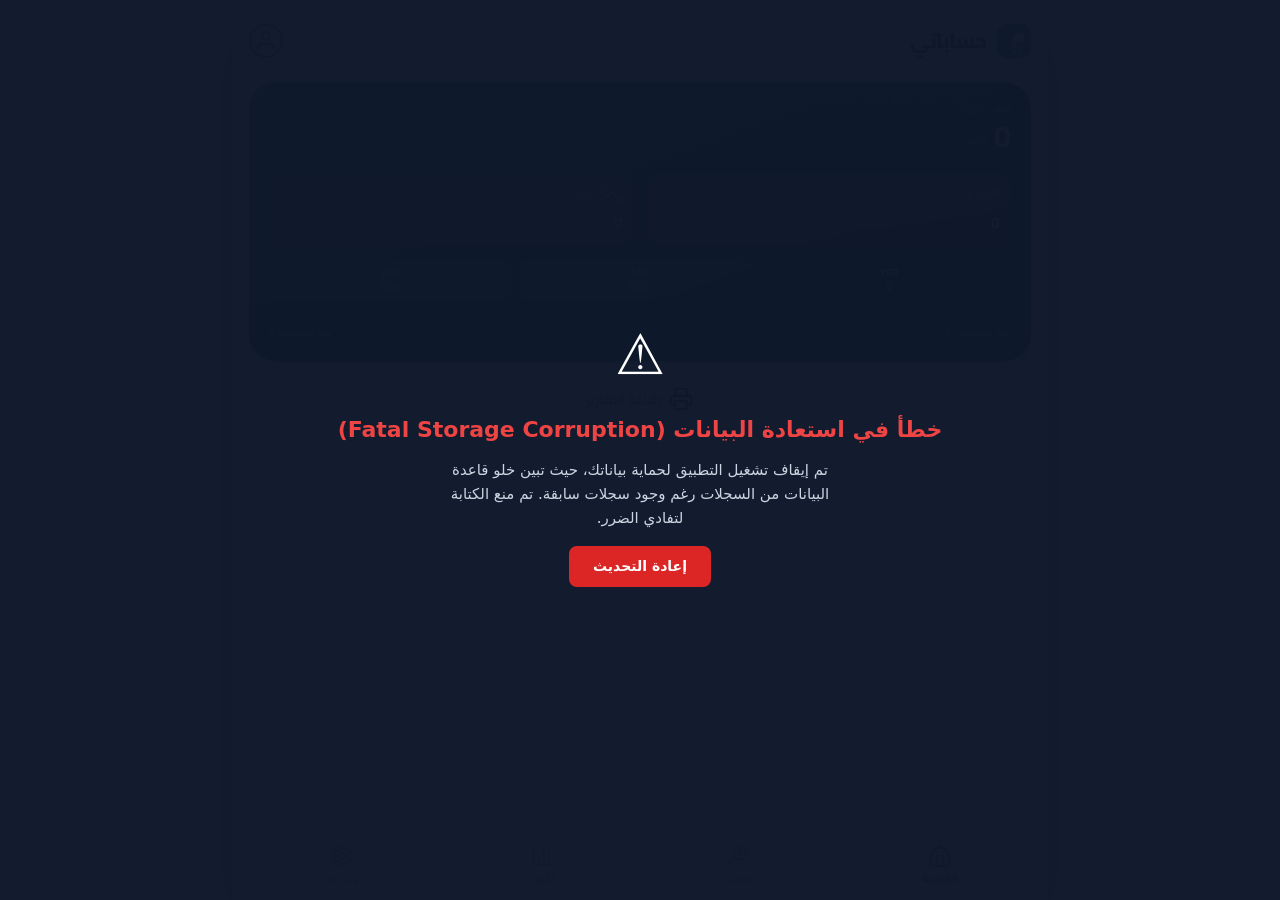
<file: assets/index.html>
<html lang="ar" dir="rtl" style="font-size: 15px;">

<head>
    <script>if (!window.tailwind) window.tailwind = { config: { theme: { extend: {} } }, plugin: () => { } };</script>
    <script>
        const applyTheme = () => {
            const isSystemDark = window.matchMedia('(prefers-color-scheme: dark)').matches;
            if (isSystemDark) {
                document.documentElement.classList.add('dark');
                document.body.classList.add('dark');
            } else {
                document.documentElement.classList.remove('dark');
                document.body.classList.remove('dark');
            }
        };
        applyTheme();
        window.matchMedia('(prefers-color-scheme: dark)').addEventListener('change', applyTheme);

        (function () {

        })();
    </script>
    <meta name="robots" content="noindex">
    <meta charset="UTF-8">
    <meta name="viewport"
          content="width=device-width, initial-scale=1.0, maximum-scale=1.0, user-scalable=no, viewport-fit=cover">
    <title>حساباتي - إدارة الديون والمبيعات</title>
    <style id="pdf-progress-style">
        .pdf-loading-overlay {
            position: fixed;
            inset: 0;
            z-index: 115;
            background-color: rgba(0, 0, 0, 0.4);
            backdrop-filter: blur(4px);
            display: flex;
            align-items: center;
            justify-content: center;
            padding: 16px;
            direction: rtl;
        }

        .pdf-loading-modal {
            background-color: #ffffff;
            color: #1f2937;
            width: 100%;
            padding: 24px;
            border-radius: 24px;
            box-shadow: 0 20px 25px -5px rgba(0, 0, 0, 0.1), 0 10px 10px -5px rgba(0, 0, 0, 0.04);
            display: flex;
            gap: 16px;
            align-items: center;
            border: 1px solid #f3f4f6;
            transition: all 0.3s ease;
        }

        .dark .pdf-loading-modal {
            background-color: #1f2937;
            color: #e5e7eb;
            border-color: #374151;
            box-shadow: 0 20px 25px -5px rgba(0, 0, 0, 0.5);
        }

        .pdf-loading-spinner {
            width: 36px;
            height: 36px;
            border-radius: 50%;
            border: 4px solid #d1fae5;
            border-top-color: #10B981;
            animation: loader-spin 0.9s linear infinite;
            flex-shrink: 0;
        }

        .dark .pdf-loading-spinner {
            border-color: rgba(16, 185, 129, 0.15);
            border-top-color: #10B981;
        }

        .pdf-loading-text {
            font-size: 15px;
            font-weight: bold;
            white-space: nowrap;
            overflow: hidden;
            text-overflow: ellipsis;
        }
    </style>
    <script src="js/lib_1.js"></script>
    <script src="js/lib_2.js"></script>
    <script src="js/lib_3.js"></script>
    <script src="js/lib_4.js"></script>
    <script src="js/lib_5.js"></script>
    <script src="js/lib_6.js"></script>
    <script src="js/lib_7.js"></script>
    <script src="js/lib_8.js"></script>
    <script src="js/lib_9.js"></script>
    <script src="js/storage-engine.js"></script>
    <link rel="stylesheet" href="css/style.css">
</head>

<body class="bg-gray-100 dark:bg-gray-900 text-gray-900 dark:text-gray-100 transition-colors duration-200">

<div id="consentBanner" style="
    display:none;
    background:#FEF3C7;
    color:#92400E;
    padding:12px;
    text-align:center;
    font-size:14px;
    border-bottom:2px solid #F59E0B;
">
    ⚠️ يعمل التطبيق حاليًا بوضع محدود.
    لتفعيل أسعار الذهب والعملات وجميع الميزات، يرجى الموافقة على سياسة الخصوصية.
    <br><br>
    <button onclick="requestConsent()" style="
        background:#10B981;
        color:white;
        border:none;
        padding:8px 16px;
        border-radius:6px;
        font-weight:bold;
        cursor:pointer;
    ">
        الموافقة الآن
    </button>
</div>
<style id="app-loader-theme">
    /* 1. الوضع الافتراضي (الفتح) */
    :root {
        --loader-bg: #f3f4f6;
        --loader-card-bg: #ffffff;
        --loader-border: #e5e7eb;
        --loader-skeleton: #cbd5e1;
        --loader-hero-bg: #059669;
        --loader-hero-sub: rgba(0, 0, 0, 0.12);
        --loader-dashed-bg: rgba(255, 255, 255, 0.8);
        --loader-active: #10b981;
    }

    /* 2. الوضع الداكن (ينشط تلقائياً فور إضافة كلاس dark لـ html) */
    .dark {
        --loader-bg: #0f172a;
        --loader-card-bg: #1e293b;
        --loader-border: #334155;
        --loader-skeleton: #475569;
        --loader-hero-bg: #059669;
        --loader-hero-sub: rgba(0, 0, 0, 0.2);
        --loader-dashed-bg: rgba(30, 41, 59, 0.5);
        --loader-active: #34d399;
    }

    /* 3. حركة الوميض (Pulse Animation) */
    @keyframes skeleton-pulse {

        0%,
        100% {
            opacity: 1;
        }

        50% {
            opacity: 0.4;
        }
    }

    .skeleton-pulse {
        animation: skeleton-pulse 1.6s cubic-bezier(0.4, 0, 0.6, 1) infinite;
    }
</style>

<div id="app-loader" dir="rtl" style="
    width: 100%;
    max-width: 60rem;
    margin-left: auto;
    margin-right: auto;
    height: 100vh;
    height: 100dvh;
    background-color: var(--loader-bg);
    padding-left: 1rem;
    padding-right: 1rem;
    padding-bottom: 1rem;
    padding-top: 1rem;
    display: flex;
    flex-direction: column;
    justify-content: space-between;
    box-sizing: border-box;
    font-family: system-ui, -apple-system, sans-serif;
">
    <!-- الحاوية العلوية المجمعة -->
    <div style="display: flex; flex-direction: column; gap: 14px; width: 100%;">

        <!-- 1. الهيدر (يمين: الشعار والاسم | يسار: البروفايل) -->
        <div style="display: flex; align-items: center; justify-content: space-between; padding-top: 4px;">
            <div style="display: flex; align-items: center; gap: 10px;">
                <div
                        style="width: 40px; height: 40px; border-radius: 14px; background-color: #10b981; display: flex; align-items: center; justify-content: center;">
                    <div style="width: 20px; height: 20px; border-radius: 6px; background-color: rgba(255,255,255,0.4);"
                         class="skeleton-pulse"></div>
                </div>
                <div style="width: 100px; height: 20px; background-color: var(--loader-border); border-radius: 6px;"
                     class="skeleton-pulse"></div>
            </div>
            <div style="width: 40px; height: 40px; border-radius: 50%; border: 2px solid rgba(16,185,129,0.5); background-color: var(--loader-card-bg);"
                 class="skeleton-pulse"></div>
        </div>

        <!-- 2. بطاقة صافي الثروة الرئيسية -->
        <div style="
            width: 100%;
            background-color: var(--loader-hero-bg);
            border-radius: 28px;
            padding: 20px;
            display: flex;
            flex-direction: column;
            gap: 16px;
            box-shadow: 0 10px 15px -3px rgba(0,0,0,0.3);
            box-sizing: border-box;
        ">
            <!-- صافي الثروة -->
            <div style="display: flex; flex-direction: column; align-items: flex-start; gap: 6px;">
                <div style="width: 80px; height: 12px; background-color: rgba(255,255,255,0.4); border-radius: 4px;"
                     class="skeleton-pulse"></div>
                <div style="width: 70px; height: 28px; background-color: rgba(255,255,255,0.85); border-radius: 8px;"
                     class="skeleton-pulse"></div>
            </div>

            <!-- كروت لك / عليك -->
            <div style="display: grid; grid-template-columns: 1fr 1fr; gap: 12px;">
                <div
                        style="background-color: var(--loader-hero-sub); border-radius: 16px; padding: 12px; display: flex; flex-direction: column; align-items: flex-start; gap: 8px;">
                    <div style="width: 48px; height: 12px; background-color: rgba(255,255,255,0.4); border-radius: 4px;"
                         class="skeleton-pulse"></div>
                    <div style="width: 32px; height: 22px; background-color: rgba(255,255,255,0.8); border-radius: 6px;"
                         class="skeleton-pulse"></div>
                </div>
                <div
                        style="background-color: var(--loader-hero-sub); border-radius: 16px; padding: 12px; display: flex; flex-direction: column; align-items: flex-start; gap: 8px;">
                    <div style="width: 48px; height: 12px; background-color: rgba(255,255,255,0.4); border-radius: 4px;"
                         class="skeleton-pulse"></div>
                    <div style="width: 32px; height: 22px; background-color: rgba(255,255,255,0.8); border-radius: 6px;"
                         class="skeleton-pulse"></div>
                </div>
            </div>

            <!-- الجزء السفلي للبطاقة -->
            <div
                    style="display: flex; justify-content: space-between; align-items: center; border-top: 1px solid rgba(255,255,255,0.2); padding-top: 12px;">
                <div style="width: 90px; height: 12px; background-color: rgba(255,255,255,0.4); border-radius: 4px;"
                     class="skeleton-pulse"></div>
                <div style="width: 90px; height: 12px; background-color: rgba(255,255,255,0.4); border-radius: 4px;"
                     class="skeleton-pulse"></div>
            </div>
        </div>

        <!-- 3. كروت العملات الثلاث (YER, SAR, USD) -->
        <div style="display: grid; grid-template-columns: 1fr 1fr 1fr; gap: 12px;">
            <div
                    style="background-color: var(--loader-card-bg); border-radius: 16px; padding: 14px; border: 1px solid var(--loader-border); display: flex; flex-direction: column; align-items: center; gap: 8px;">
                <div style="width: 36px; height: 12px; background-color: var(--loader-skeleton); border-radius: 4px;"
                     class="skeleton-pulse"></div>
                <div style="width: 44px; height: 20px; background-color: rgba(16,185,129,0.3); border-radius: 6px;"
                     class="skeleton-pulse"></div>
            </div>
            <div
                    style="background-color: var(--loader-card-bg); border-radius: 16px; padding: 14px; border: 1px solid var(--loader-border); display: flex; flex-direction: column; align-items: center; gap: 8px;">
                <div style="width: 36px; height: 12px; background-color: var(--loader-skeleton); border-radius: 4px;"
                     class="skeleton-pulse"></div>
                <div style="width: 44px; height: 20px; background-color: rgba(16,185,129,0.3); border-radius: 6px;"
                     class="skeleton-pulse"></div>
            </div>
            <div
                    style="background-color: var(--loader-card-bg); border-radius: 16px; padding: 14px; border: 1px solid var(--loader-border); display: flex; flex-direction: column; align-items: center; gap: 8px;">
                <div style="width: 36px; height: 12px; background-color: var(--loader-skeleton); border-radius: 4px;"
                     class="skeleton-pulse"></div>
                <div style="width: 44px; height: 20px; background-color: rgba(16,185,129,0.3); border-radius: 6px;"
                     class="skeleton-pulse"></div>
            </div>
        </div>

        <!-- 4. زر طباعة التقارير -->
        <div style="
            width: 100%;
            height: 54px;
            border-radius: 16px;
            border: 2px dashed var(--loader-border);
            background-color: var(--loader-dashed-bg);
            display: flex;
            align-items: center;
            justify-content: center;
            gap: 12px;
            box-sizing: border-box;
        ">
            <div style="width: 24px; height: 24px; border-radius: 6px; background-color: var(--loader-skeleton);"
                 class="skeleton-pulse"></div>
            <div style="width: 110px; height: 14px; background-color: var(--loader-skeleton); border-radius: 4px;"
                 class="skeleton-pulse"></div>
        </div>

    </div>

    <!-- 5. شريط التنقل السفلي -->
    <div style="
        width: 100%;
        height: 64px;
        background-color: var(--loader-card-bg);
        border-radius: 18px;
        border: 1px solid var(--loader-border);
        display: grid;
        grid-template-columns: repeat(4, 1fr);
        align-items: center;
        margin-top: auto;
        box-sizing: border-box;
    ">
        <div style="display: flex; flex-direction: column; align-items: center; justify-content: center; gap: 6px;">
            <div style="width: 22px; height: 22px; border-radius: 6px; background-color: var(--loader-active);"
                 class="skeleton-pulse"></div>
            <div style="width: 36px; height: 6px; border-radius: 3px; background-color: var(--loader-active);"
                 class="skeleton-pulse"></div>
        </div>
        <div style="display: flex; flex-direction: column; align-items: center; justify-content: center; gap: 6px;">
            <div style="width: 22px; height: 22px; border-radius: 6px; background-color: var(--loader-skeleton);"
                 class="skeleton-pulse"></div>
            <div style="width: 28px; height: 6px; border-radius: 3px; background-color: var(--loader-skeleton);"
                 class="skeleton-pulse"></div>
        </div>
        <div style="display: flex; flex-direction: column; align-items: center; justify-content: center; gap: 6px;">
            <div style="width: 22px; height: 22px; border-radius: 6px; background-color: var(--loader-skeleton);"
                 class="skeleton-pulse"></div>
            <div style="width: 28px; height: 6px; border-radius: 3px; background-color: var(--loader-skeleton);"
                 class="skeleton-pulse"></div>
        </div>
        <div style="display: flex; flex-direction: column; align-items: center; justify-content: center; gap: 6px;">
            <div style="width: 22px; height: 22px; border-radius: 6px; background-color: var(--loader-skeleton);"
                 class="skeleton-pulse"></div>
            <div style="width: 32px; height: 6px; border-radius: 3px; background-color: var(--loader-skeleton);"
                 class="skeleton-pulse"></div>
        </div>
    </div>
</div>

</div>

<div id="root"></div>
<script>
    function canUseNetwork() {
        try {
            return typeof Android !== 'undefined'
                && Android.isPrivacyAccepted
                && Android.isPrivacyAccepted();
        } catch (e) {
            return false;
        }
    }
    console.log("Android exists:", typeof Android !== 'undefined');
    console.log("isPrivacyAccepted():", canUseNetwork());
</script>
<script src="js/lib_10.js"></script>
<script src="js/inventory.js"></script>
<script src="js/customer_invoice_service.js"></script>
<script src="js/purchase_customer_service.js"></script>
<script src="js/transaction_type_compat.js"></script>
<script>
    // Production Boot Sequence: Initialize AppStorage Engine BEFORE React reads data.
    // We block React from reading by setting a global promise that the useEffect waits on.
    window.__appStorageReady = false;
    window.__appStorageInitPromise = null;
    if (window.AppStorage) {
        window.__appStorageInitPromise = window.AppStorage.init().then(function (result) {
            window.__appStorageReady = true;
            console.log("[Boot Sequence] AppStorage Engine initialized:", result);
            return result;
        }).catch(function (err) {
            window.__appStorageReady = true; // allow React to proceed even on failure (will fallback to localStorage)
            console.error("[Boot Sequence] AppStorage Engine init error (fallback active):", err);
        });
    } else {
        window.__appStorageReady = true;
        window.__appStorageInitPromise = Promise.resolve();
}
</script>


<script type="text/babel"></script>
<script src="js/app.js"></script>

<script>
    function showConsentBanner() {
        document.getElementById('consentBanner').style.display = 'block';
    }

    function hideConsentBanner() {
        document.getElementById('consentBanner').style.display = 'none';
    }

    function requestConsent() {
        if (typeof Android !== 'undefined' && Android.openPrivacy) {
            Android.openPrivacy();
        }
    }
</script>

</body>

</html>
</file>
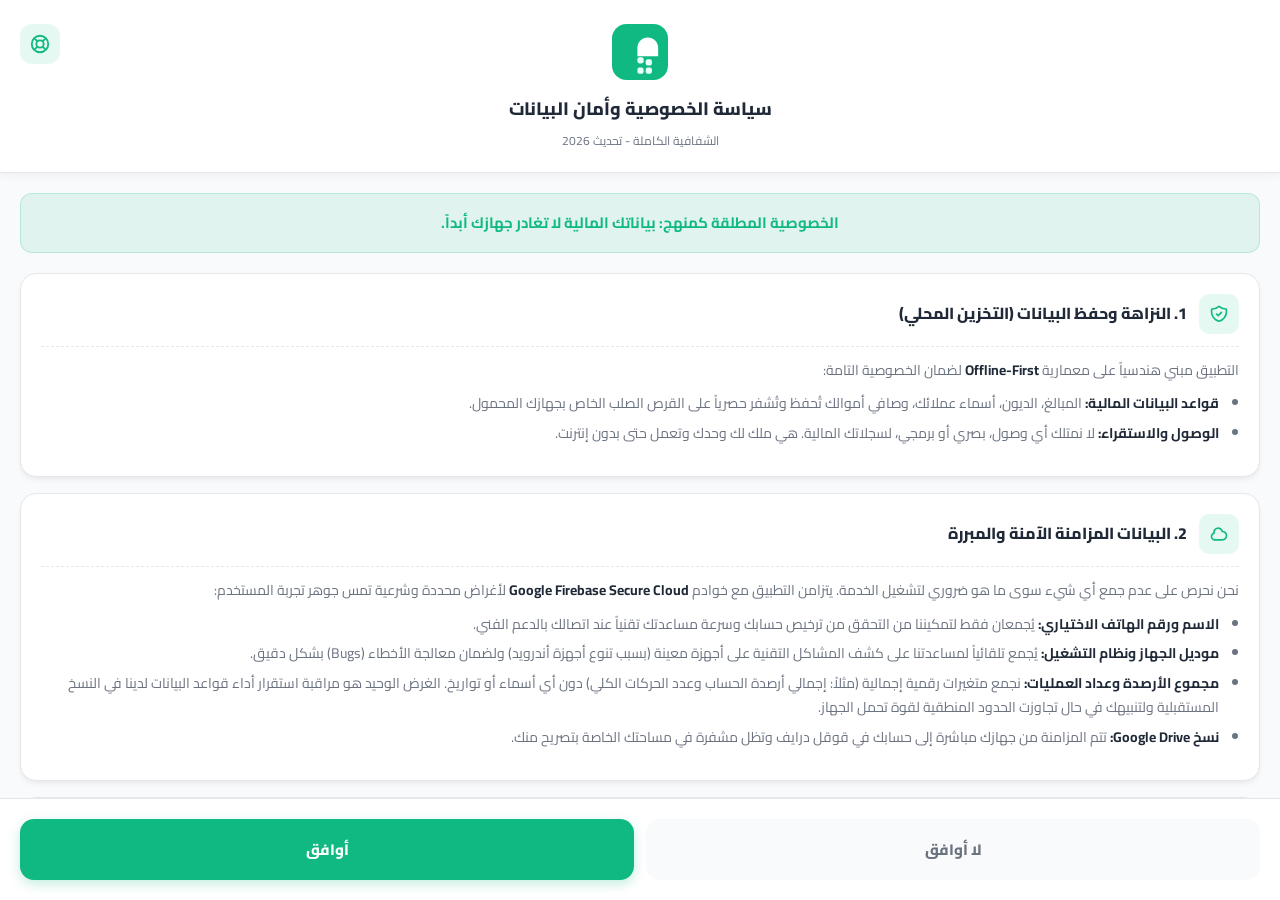
<file: assets/privacy.html>
<!DOCTYPE html>
<html lang="ar" dir="rtl">
<head>
    <meta charset="UTF-8">
    <meta name="viewport" content="width=device-width, initial-scale=1.0, maximum-scale=1.0, user-scalable=no, viewport-fit=cover">
    <title>سياسة الخصوصية وحماية البيانات</title>

    <script>
        (function() {
            var isDark = window.location.hash.includes('dark');
            if (isDark) {
                document.documentElement.classList.add('dark');
            } else {
                document.documentElement.classList.remove('dark');
            }
        })();
    </script>

    <style>
        @font-face { font-family: 'Cairo'; src: url('fonts/Cairo-Regular.ttf') format('truetype'); font-weight: 400; }
        @font-face { font-family: 'Cairo'; src: url('fonts/Cairo-Bold.ttf') format('truetype'); font-weight: 700; }
        @font-face { font-family: 'Cairo'; src: url('fonts/Cairo-ExtraBold.ttf') format('truetype'); font-weight: 800; }

        :root {
            --bg-color: #F9FAFB;
            --text-color: #1F2937;
            --text-muted: #6B7280;
            --card-bg: #FFFFFF;
            --primary: #10B981;
            --primary-bg: rgba(16, 185, 129, 0.1);
            --danger: #EF4444;
            --border: #E5E7EB;
            --shadow: 0 4px 6px -1px rgba(0, 0, 0, 0.05), 0 2px 4px -1px rgba(0, 0, 0, 0.03);
        }

        html.dark {
            --bg-color: #111827;
            --text-color: #F3F4F6;
            --text-muted: #9CA3AF;
            --card-bg: #1F2937;
            --primary-bg: rgba(16, 185, 129, 0.15);
            --border: #374151;
            --shadow: 0 4px 6px -1px rgba(0, 0, 0, 0.3), 0 2px 4px -1px rgba(0, 0, 0, 0.2);
        }

        * {
            box-sizing: border-box;
            -webkit-tap-highlight-color: transparent;
            margin: 0;
            padding: 0;
        }

        body {
            font-family: 'Cairo', sans-serif;
            background-color: var(--bg-color);
            color: var(--text-color);
            height: 100vh;
            display: flex;
            flex-direction: column;
            user-select: none;
            -webkit-user-select: none;
            overflow: hidden;
            transition: background-color 0.3s, color 0.3s;
            padding-top: env(safe-area-inset-top);
            padding-bottom: env(safe-area-inset-bottom);
            padding-left: env(safe-area-inset-left);
            padding-right: env(safe-area-inset-right);
        }

        header {
            padding: 24px 20px 20px;
            text-align: center;
            background: var(--card-bg);
            box-shadow: 0 2px 10px rgba(0, 0, 0, 0.05);
            z-index: 10;
            position: relative;
            border-bottom: 1px solid var(--border);
            transition: background-color 0.3s, border-color 0.3s;
        }

        html.dark header {
            box-shadow: 0 2px 10px rgba(0, 0, 0, 0.3);
        }

        .help-btn {
            position: absolute;
            left: 20px;
            top: 24px;
            background: var(--primary-bg);
            color: var(--primary);
            border: none;
            border-radius: 12px;
            width: 40px;
            height: 40px;
            display: flex;
            align-items: center;
            justify-content: center;
            cursor: pointer;
            transition: background-color 0.3s, transform 0.1s;
        }

        .help-btn:active {
            transform: scale(0.95);
        }

        .help-btn svg { width: 22px; height: 22px; }

        .logo-container {
            width: 56px;
            height: 56px;
            margin: 0 auto 12px;
            animation: float 4s ease-in-out infinite;
        }

        @keyframes float {
            0% { transform: translateY(0px); }
            50% { transform: translateY(-4px); }
            100% { transform: translateY(0px); }
        }

        .content {
            flex: 1;
            overflow-y: auto;
            padding: 20px;
            line-height: 1.7;
            font-size: 14px;
        }

        .policy-card {
            background: var(--card-bg);
            border: 1px solid var(--border);
            border-radius: 16px;
            padding: 20px;
            margin-bottom: 16px;
            box-shadow: var(--shadow);
            transition: background-color 0.3s, border-color 0.3s;
        }

        .card-header {
            display: flex;
            align-items: center;
            gap: 12px;
            margin-bottom: 12px;
            padding-bottom: 12px;
            border-bottom: 1px dashed var(--border);
        }

        .icon-box {
            width: 40px;
            height: 40px;
            border-radius: 10px;
            background: var(--primary-bg);
            display: flex;
            align-items: center;
            justify-content: center;
            color: var(--primary);
            flex-shrink: 0;
        }

        .icon-box svg { width: 20px; height: 20px; }

        .card-header h2 {
            font-size: 16px;
            font-weight: 800;
            color: var(--text-color);
            margin: 0;
        }

        .policy-card p {
            color: var(--text-muted);
            margin-bottom: 10px;
        }

        .policy-card ul {
            padding-right: 20px;
            color: var(--text-muted);
            margin-bottom: 10px;
        }

        .policy-card li { margin-bottom: 6px; }

        .policy-card strong { color: var(--text-color); }

        .highlight-box {
            background: var(--primary-bg);
            border-radius: 12px;
            padding: 16px;
            margin-bottom: 20px;
            border: 1px solid rgba(16, 185, 129, 0.2);
            text-align: center;
        }

        .highlight-box p {
            margin: 0;
            color: var(--primary);
            font-weight: 700;
            font-size: 15px;
        }

        footer {
            padding: 20px;
            background: var(--card-bg);
            border-top: 1px solid var(--border);
            display: flex;
            gap: 12px;
            z-index: 10;
        }

        button.action-btn {
            flex: 1;
            padding: 16px;
            border-radius: 14px;
            font-family: inherit;
            font-weight: 800;
            font-size: 15px;
            border: none;
            cursor: pointer;
            transition: transform 0.1s;
        }

        button.action-btn:active { transform: scale(0.96); }

        .btn-accept {
            background: var(--primary);
            color: white;
            box-shadow: 0 4px 12px rgba(16, 185, 129, 0.25);
        }

        .btn-decline {
            background: var(--bg-color);
            color: var(--text-muted);
            border: 1px solid var(--border);
        }

        .content::-webkit-scrollbar { width: 4px; }
        .content::-webkit-scrollbar-track { background: transparent; }
        .content::-webkit-scrollbar-thumb { background: var(--border); border-radius: 2px; }
    </style>
</head>
<body>

<header>
    <button class="help-btn" onclick="callSupport()" aria-label="مساعدة">
        <svg xmlns="http://www.w3.org/2000/svg" fill="none" viewBox="0 0 24 24" stroke="currentColor" stroke-width="2"><path stroke-linecap="round" stroke-linejoin="round" d="M18.364 5.636l-3.536 3.536m0 5.656l3.536 3.536M9.172 9.172L5.636 5.636m3.536 9.192l-3.536 3.536M21 12a9 9 0 11-18 0 9 9 0 0118 0zm-5 0a4 4 0 11-8 0 4 4 0 018 0z" /></svg>
    </button>
    <div class="logo-container">
        <svg viewBox="0 0 108 108" xmlns="http://www.w3.org/2000/svg">
            <rect width="108" height="108" fill="#10B981" rx="28" />
            <g transform="translate(24, 24)">
                <path fill="#FFFFFF" d="M45,2c-11.05,0 -20,8.95 -20,20v16h40v-16c0,-11.05 -8.95,-20 -20,-20z" />
                <rect x="25" y="40" width="12" height="12" fill="#E6FFFA" rx="4" />
                <rect x="41" y="44" width="12" height="12" fill="#E6FFFA" rx="4" />
                <rect x="25" y="60" width="12" height="12" fill="#E6FFFA" rx="4" />
                <rect x="41" y="60" width="12" height="12" fill="#E6FFFA" rx="4" />

            </g>
        </svg>
    </div>
    <h1 style="font-size: 18px; font-weight: 800; margin: 0; color: var(--text-color);">سياسة الخصوصية وأمان البيانات</h1>
    <p style="font-size: 12px; color: var(--text-muted); margin-top: 4px;">الشفافية الكاملة - تحديث 2026</p>
</header>

<div class="content">
    <div class="highlight-box">
        <p>الخصوصية المطلقة كمنهج: بياناتك المالية لا تغادر جهازك أبداً.</p>
    </div>

    <div class="policy-card">
        <div class="card-header">
            <div class="icon-box">
                <svg xmlns="http://www.w3.org/2000/svg" fill="none" viewBox="0 0 24 24" stroke="currentColor" stroke-width="2"><path stroke-linecap="round" stroke-linejoin="round" d="M9 12l2 2 4-4m5.618-4.016A11.955 11.955 0 0112 2.944a11.955 11.955 0 01-8.618 3.04A12.02 12.02 0 003 9c0 5.591 3.824 10.29 9 11.622 5.176-1.332 9-6.03 9-11.622 0-1.042-.133-2.052-.382-3.016z" /></svg>
            </div>
            <h2>1. النزاهة وحفظ البيانات (التخزين المحلي)</h2>
        </div>
        <p>التطبيق مبني هندسياً على معمارية <strong>Offline-First</strong> لضمان الخصوصية التامة:</p>
        <ul>
            <li><strong>قواعد البيانات المالية:</strong> المبالغ، الديون، أسماء عملائك، وصافي أموالك تُحفظ وتُشفر حصرياً على القرص الصلب الخاص بجهازك المحمول.</li>
            <li><strong>الوصول والاستقراء:</strong> لا نمتلك أي وصول، بصري أو برمجي، لسجلاتك المالية. هي ملك لك وحدك وتعمل حتى بدون إنترنت.</li>
        </ul>
    </div>

    <div class="policy-card">
        <div class="card-header">
            <div class="icon-box">
                <svg xmlns="http://www.w3.org/2000/svg" fill="none" viewBox="0 0 24 24" stroke="currentColor" stroke-width="2"><path stroke-linecap="round" stroke-linejoin="round" d="M3 15a4 4 0 004 4h9a5 5 0 10-.1-9.999 5.002 5.002 0 10-9.78 2.096A4.001 4.001 0 003 15z" /></svg>
            </div>
            <h2>2. البيانات المزامنة الآمنة والمبررة</h2>
        </div>
        <p>نحن نحرص على عدم جمع أي شيء سوى ما هو ضروري لتشغيل الخدمة. يتزامن التطبيق مع خوادم <strong>Google Firebase Secure Cloud</strong> لأغراض محددة وشرعية تمس جوهر تجربة المستخدم:</p>
        <ul>
            <li><strong>الاسم ورقم الهاتف الاختياري:</strong> يُجمعان فقط لتمكيننا من التحقق من ترخيص حسابك وسرعة مساعدتك تقنياً عند اتصالك بالدعم الفني.</li>
            <li><strong>موديل الجهاز ونظام التشغيل:</strong> يُجمع تلقائياً لمساعدتنا على كشف المشاكل التقنية على أجهزة معينة (بسبب تنوع أجهزة أندرويد) ولضمان معالجة الأخطاء (Bugs) بشكل دقيق.</li>
            <li><strong>مجموع الأرصدة وعداد العمليات:</strong> نجمع متغيرات رقمية إجمالية (مثلاً: إجمالي أرصدة الحساب وعدد الحركات الكلي) دون أي أسماء أو تواريخ. الغرض الوحيد هو مراقبة استقرار أداء قواعد البيانات لدينا في النسخ المستقبلية ولتنبيهك في حال تجاوزت الحدود المنطقية لقوة تحمل الجهاز.</li>
            <li><strong>نسخ Google Drive:</strong> تتم المزامنة من جهازك مباشرة إلى حسابك في قوقل درايف وتظل مشفرة في مساحتك الخاصة بتصريح منك.</li>
        </ul>
    </div>

    <div class="policy-card">
        <div class="card-header">
            <div class="icon-box" style="background-color: rgba(59, 130, 246, 0.1); color: #3B82F6;">
                <svg xmlns="http://www.w3.org/2000/svg" fill="none" viewBox="0 0 24 24" stroke="currentColor" stroke-width="2"><path stroke-linecap="round" stroke-linejoin="round" d="M12 15v2m-6 4h12a2 2 0 002-2v-6a2 2 0 00-2-2H6a2 2 0 00-2 2v6a2 2 0 002 2zm10-10V7a4 4 0 00-8 0v4h8z" /></svg>
            </div>
            <h2>3. شفافية الصلاحيات ونظافة التطبيق</h2>
        </div>
        <p>يحترم التطبيق سياسات <strong>Google Play</strong> لأمن التطبيقات التام ولا يتطفل أبدًا على خصوصيتك:</p>
        <ul>
            <li><strong>لا يوجد صلاحيات تخزين مفرطة:</strong> التطبيق لا يحتاج لصلاحيات قراءة أو استعراض صور جهازك <code>READ_EXTERNAL_STORAGE</code>. نستخدم نظام الأندرويد الأصلي والآمن (Secure Load) لاختيار النسخ الاحتياطية وتعيين الشعار.</li>
            <li><strong>لا يوجد صلاحية لجهات الاتصال:</strong> يتم كتابة أسماء عملائك يدوياً داخل التطبيق دون التدخل في سجل أرقامك، احتراماً لخصوصية الآخرين الموقرة.</li>
            <li><strong>صلاحية الإنترنت فقط:</strong> تُستخدم للتحقق من التراخيص، وإرسال البيانات الإحصائية الدقيقة المذكورة أعلاه.</li>
        </ul>
    </div>

    <div class="policy-card" style="border-color: rgba(239, 68, 68, 0.2);">
        <div class="card-header">
            <div class="icon-box" style="background-color: rgba(239, 68, 68, 0.1); color: #EF4444;">
                <svg xmlns="http://www.w3.org/2000/svg" fill="none" viewBox="0 0 24 24" stroke="currentColor" stroke-width="2"><path stroke-linecap="round" stroke-linejoin="round" d="M19 7l-.867 12.142A2 2 0 0116.138 21H7.862a2 2 0 01-1.995-1.858L5 7m5 4v6m4-6v6m1-10V4a1 1 0 00-1-1h-4a1 1 0 00-1 1v3M4 7h16" /></svg>
            </div>
            <h2 style="color: #EF4444;">4. حقوقك الأساسية في التحكم وحذف البيانات</h2>
        </div>
        <p>بصفتك المالك الوحيد لبياناتك، فإن سياساتنا توفر لك تحكماً مطلقاً بما نملكه عنك من معلومات عامة:</p>
        <ul>
            <li>يمكنك في أي وقت الذهاب إلى قسم <strong>الإعدادات > الأمان</strong> واختيار خيار <strong style="color: #EF4444;">التحكم ببياناتك على الخوادم</strong>.</li>
            <li>نقرة واحدة كفيلة بمسح رقمك، جهازك، وإحصاءاتك بالكامل وتحويلها لأسطر فارغة في قواعد بياناتنا، دون الحاجة للاتصال بنا أو إرسال بريد إلكتروني.</li>
            <li>لن تتأثر بياناتك المحلية المالية وتطبيقك جراء هذا الحذف وتستمر بالعمل بنجاح.</li>
        </ul>
    </div>

    <p style="text-align: center; font-size: 12px; color: var(--text-muted); margin-bottom: 30px;">
        تم التطوير بواسطة: م. محمد عبد الرحمن القضاضي<br>
        معتمد ومتوافق مع سياسات الأمان والتشفير © 2026<br>
        الدعم التقني واتساب: +967777700086
    </p>
</div>

<footer>
    <button class="action-btn btn-decline" onclick="decline()">لا أوافق </button>
    <button class="action-btn btn-accept" onclick="accept()">أوافق </button>
</footer>

<script>
    document.addEventListener('contextmenu', event => event.preventDefault());

    function accept() {
        if (typeof Android !== 'undefined' && Android.acceptPrivacy) {
            Android.acceptPrivacy();
        } else {
            console.log("Mock Accept Privacy");
        }
    }

    function decline() {
        if (typeof Android !== 'undefined' && Android.declinePrivacy) {
            Android.declinePrivacy();
        } else {
            console.log("Mock Decline Privacy");
        }
    }

    function callSupport() {
        if (typeof Android !== 'undefined' && Android.callSupport) {
            Android.callSupport();
        } else {
            window.location.href = 'tel:777700086';
        }
    }
</script>
</body>
</html>
</file>
<file: assets/css/style.css>
:root {
    --keyboard-height: 0px;
}

html {
    font-size: 85% !important;
}

body {
    font-family: 'Cairo', sans-serif;
    -webkit-tap-highlight-color: transparent;
    user-select: none;
}

input,
textarea,
[contenteditable] {
    user-select: text;
}

@font-face {
    font-family: 'Cairo';
    src: url('../fonts/Cairo-Regular.ttf') format('truetype');
    font-weight: 400;
    font-style: normal;
    font-display: swap;
}

@font-face {
    font-family: 'Cairo';
    src: url('../fonts/Cairo-Bold.ttf') format('truetype');
    font-weight: 700;
    font-style: normal;
    font-display: swap;
}

@font-face {
    font-family: 'Cairo';
    src: url('../fonts/Cairo-ExtraBold.ttf') format('truetype');
    font-weight: 800;
    font-style: normal;
    font-display: swap;
}

body {
    font-family: 'Cairo', system-ui, -apple-system, sans-serif !important;
    padding-top: 0;
    padding-bottom: 0;
    padding-left: env(safe-area-inset-left);
    padding-right: env(safe-area-inset-right);
}

@media print {
    @page {
        size: A4;
        margin: 0;
    }

    html,
    body {
        height: auto !important;
        overflow: visible !important;
        background-color: white !important;
        margin: 0 !important;
        padding: 0 !important;
    }

    #root {
        display: block !important;
        height: auto !important;
        overflow: visible !important;
    }

    .print-container {
        width: 100% !important;
        height: auto !important;
        min-height: 100vh !important;
        max-width: 100% !important;
        position: static !important;
        overflow: visible !important;
        display: block !important;
        padding: 10mm !important;
    }

    .max-w-md {
        max-width: 100% !important;
    }

    .overflow-hidden {
        overflow: visible !important;
    }

    .min-h-screen {
        min-height: auto !important;
    }

    .shadow,
    .shadow-sm,
    .shadow-md,
    .shadow-lg,
    .shadow-xl,
    .shadow-2xl {
        box-shadow: none !important;
    }

    .no-print,
    .fixed-bottom,
    button,
    .nav-bar {
        display: none !important;
    }

    a[href]:after {
        content: none !important;
    }

    tr,
    td,
    th {
        page-break-inside: avoid !important;
    }

    thead {
        display: table-header-group;
    }

    .bg-gray-50,
    .bg-gray-100,
    .bg-gray-200 {
        background-color: #f9fafb !important;
        -webkit-print-color-adjust: exact;
    }

    .text-white {
        color: #000 !important;
    }

    .bg-gray-900 {
        background-color: #fff !important;
        color: #000 !important;
        border: 1px solid #000;
    }

    * {
        -webkit-print-color-adjust: exact !important;
        print-color-adjust: exact !important;
    }

    .no-print-branding {
        display: none !important;
    }

    .report-print-footer {
        position: fixed !important;
        left: 10mm !important;
        right: 10mm !important;
        bottom: 0 !important;
        margin: 0 !important;
        padding: 0 !important;
        z-index: 20 !important;
    }

    .report-print-footer-inner {
        border-top: 1px solid #f3f4f6 !important;
        padding: 6px 0 2px !important;
        background: transparent !important;
    }

    .report-print-footer-brand {
        display: inline-flex !important;
        align-items: center !important;
        justify-content: center !important;
    }

    body.share-pdf-mode .report-print-footer {
        position: static !important;
        left: auto !important;
        right: auto !important;
        bottom: auto !important;
    }

    body.share-pdf-mode .report-print-footer-inner {
        padding: 10px 0 0 !important;
    }
}

.hide-scrollbar::-webkit-scrollbar {
    display: none;
}

.animate-fade-in {
    animation: fadeIn 0.3s ease-out;
}

.animate-slide-up {
    animation: slideUp 0.3s ease-out;
}

@keyframes fadeIn {
    from {
        opacity: 0;
    }

    to {
        opacity: 1;
    }
}

@keyframes slideUp {
    from {
        transform: translateY(100%);
    }

    to {
        transform: translateY(0);
    }
}

/* Loader */

#app-loader {
    position: fixed;
    inset: 0;
    display: flex;
    align-items: center;
    justify-content: center;
    z-index: 9999;
    background-color: #f9fafb;
    color: #0f172a;
    transition: opacity 0.35s ease;
}

html.dark #app-loader,
body.dark #app-loader {
    background-color: #111827 !important;
    color: #f9fafb !important;
}

#app-loader.app-loader-hidden {
    opacity: 0;
    pointer-events: none;
}

#app-loader .loader-content {
    text-align: center;
}

#app-loader .loader-logo {
    width: 96px;
    height: 96px;
    margin: 0 auto 1rem;
    border-radius: 1.75rem;
    box-shadow: 0 25px 40px rgba(16, 185, 129, 0.35);
    overflow: hidden;
    animation: loader-bounce 1.4s ease-in-out infinite;
}

#app-loader .loader-spinner {
    width: 40px;
    height: 40px;
    margin: 0.5rem auto 0;
    border-radius: 9999px;
    border: 3px solid rgba(148, 163, 184, 0.5);
    border-top-color: #10B981;
    animation: loader-spin 0.9s linear infinite;
}

@keyframes loader-spin {
    to {
        transform: rotate(360deg);
    }
}

@keyframes loader-bounce {

    0%,
    100% {
        transform: translateY(0);
    }

    50% {
        transform: translateY(-6px);
    }
}

@media screen {
    body.pdf-mode {
        width: 210mm !important;
        /* عرض ورقة A4 */
        margin: 0 auto !important;
        background: white !important;
    }

    body.pdf-mode .print-container {
        width: 100% !important;
        max-width: 100% !important;
        padding: 15mm !important;
        box-shadow: none !important;
    }
}

/* إخفاء الأزرار بشكل قطعي */

body.pdf-mode .no-print,
body.pdf-mode button,
body.pdf-mode .help-btn {
    display: none !important;
}

@keyframes progress-stripes {
    from {
        background-position: 1rem 0;
    }

    to {
        background-position: 0 0;
    }
}

.progress-bar-striped {
    background-image: linear-gradient(45deg, rgba(255, 255, 255, 0.2) 25%, transparent 25%, transparent 50%, rgba(255, 255, 255, 0.2) 50%, rgba(255, 255, 255, 0.2) 75%, transparent 75%, transparent);
    background-size: 1rem 1rem;
    animation: progress-stripes 1s linear infinite;
}

/* Optimized Tailwind */

/* TAILWIND PREFLIGHT RESET */

*,
::after,
::before {
    box-sizing: border-box;
    border-width: 0;
    border-style: solid;
    border-color: #e5e7eb
}

::after,
::before {
    --tw-content: ''
}

html {
    line-height: 1.5;
    -webkit-text-size-adjust: 100%;
    -moz-tab-size: 4;
    tab-size: 4;
    font-family: ui-sans-serif, system-ui, -apple-system, BlinkMacSystemFont, "Segoe UI", Roboto, "Helvetica Neue", Arial, "Noto Sans", sans-serif, "Apple Color Emoji", "Segoe UI Emoji", "Segoe UI Symbol", "Noto Color Emoji";
    font-feature-settings: normal;
    font-variation-settings: normal
}

body {
    margin: 0;
    line-height: inherit
}

hr {
    height: 0;
    color: inherit;
    border-top-width: 1px
}

abbr:where([title]) {
    text-decoration: underline dotted
}

h1,
h2,
h3,
h4,
h5,
h6 {
    font-size: inherit;
    font-weight: inherit
}

a {
    color: inherit;
    text-decoration: inherit
}

b,
strong {
    font-weight: bolder
}

code,
kbd,
pre,
samp {
    font-family: ui-monospace, SFMono-Regular, Menlo, Monaco, Consolas, "Liberation Mono", "Courier New", monospace;
    font-size: 1em
}

small {
    font-size: 80%
}

sub,
sup {
    font-size: 75%;
    line-height: 0;
    position: relative;
    vertical-align: baseline
}

sub {
    bottom: -.25em
}

sup {
    top: -.5em
}

table {
    text-indent: 0;
    border-color: inherit;
    border-collapse: collapse
}

button,
input,
optgroup,
select,
textarea {
    font-family: inherit;
    font-size: 100%;
    font-weight: inherit;
    line-height: inherit;
    color: inherit;
    margin: 0;
    padding: 0
}

button,
select {
    text-transform: none
}

[type=button],
[type=reset],
[type=submit],
button {
    -webkit-appearance: button;
    background-color: transparent;
    background-image: none
}

:-moz-focusring {
    outline: auto
}

:-moz-ui-invalid {
    box-shadow: none
}

progress {
    vertical-align: baseline
}

::-webkit-inner-spin-button,
::-webkit-outer-spin-button {
    height: auto
}

[type=search] {
    -webkit-appearance: textfield;
    outline-offset: -2px
}

::-webkit-search-decoration {
    -webkit-appearance: none
}

::-webkit-file-upload-button {
    -webkit-appearance: button;
    font: inherit
}

summary {
    display: list-item
}

blockquote,
dd,
dl,
figure,
h1,
h2,
h3,
h4,
h5,
h6,
hr,
p,
pre {
    margin: 0
}

fieldset {
    margin: 0;
    padding: 0
}

legend {
    padding: 0
}

menu,
ol,
ul {
    list-style: none;
    margin: 0;
    padding: 0
}

textarea {
    resize: vertical
}

input::placeholder,
textarea::placeholder {
    opacity: 1;
    color: #9ca3af
}

[role=button],
button {
    cursor: pointer
}

:disabled {
    cursor: default
}

audio,
canvas,
embed,
iframe,
img,
object,
svg,
video {
    display: block;
    vertical-align: middle
}

img,
video {
    max-width: 100%;
    height: auto
}

[hidden] {
    display: none
}

*,
::before,
::after {
    --tw-border-spacing-x: 0;
    --tw-border-spacing-y: 0;
    --tw-translate-x: 0;
    --tw-translate-y: 0;
    --tw-rotate: 0;
    --tw-skew-x: 0;
    --tw-skew-y: 0;
    --tw-scale-x: 1;
    --tw-scale-y: 1;
    --tw-pan-x: ;
    --tw-pan-y: ;
    --tw-pinch-zoom: ;
    --tw-scroll-snap-strictness: proximity;
    --tw-gradient-from-position: ;
    --tw-gradient-via-position: ;
    --tw-gradient-to-position: ;
    --tw-ordinal: ;
    --tw-slashed-zero: ;
    --tw-numeric-figure: ;
    --tw-numeric-spacing: ;
    --tw-numeric-fraction: ;
    --tw-ring-inset: ;
    --tw-ring-offset-width: 0px;
    --tw-ring-offset-color: #fff;
    --tw-ring-color: rgb(59 130 246 / 0.5);
    --tw-ring-offset-shadow: 0 0 #0000;
    --tw-ring-shadow: 0 0 #0000;
    --tw-shadow: 0 0 #0000;
    --tw-shadow-colored: 0 0 #0000;
    --tw-blur: ;
    --tw-brightness: ;
    --tw-contrast: ;
    --tw-grayscale: ;
    --tw-hue-rotate: ;
    --tw-invert: ;
    --tw-saturate: ;
    --tw-sepia: ;
    --tw-drop-shadow: ;
    --tw-backdrop-blur: ;
    --tw-backdrop-brightness: ;
    --tw-backdrop-contrast: ;
    --tw-backdrop-grayscale: ;
    --tw-backdrop-hue-rotate: ;
    --tw-backdrop-invert: ;
    --tw-backdrop-opacity: ;
    --tw-backdrop-saturate: ;
    --tw-backdrop-sepia: ;
    --tw-contain-size: ;
    --tw-contain-layout: ;
    --tw-contain-paint: ;
    --tw-contain-style:
}

::backdrop {
    --tw-border-spacing-x: 0;
    --tw-border-spacing-y: 0;
    --tw-translate-x: 0;
    --tw-translate-y: 0;
    --tw-rotate: 0;
    --tw-skew-x: 0;
    --tw-skew-y: 0;
    --tw-scale-x: 1;
    --tw-scale-y: 1;
    --tw-pan-x: ;
    --tw-pan-y: ;
    --tw-pinch-zoom: ;
    --tw-scroll-snap-strictness: proximity;
    --tw-gradient-from-position: ;
    --tw-gradient-via-position: ;
    --tw-gradient-to-position: ;
    --tw-ordinal: ;
    --tw-slashed-zero: ;
    --tw-numeric-figure: ;
    --tw-numeric-spacing: ;
    --tw-numeric-fraction: ;
    --tw-ring-inset: ;
    --tw-ring-offset-width: 0px;
    --tw-ring-offset-color: #fff;
    --tw-ring-color: rgb(59 130 246 / 0.5);
    --tw-ring-offset-shadow: 0 0 #0000;
    --tw-ring-shadow: 0 0 #0000;
    --tw-shadow: 0 0 #0000;
    --tw-shadow-colored: 0 0 #0000;
    --tw-blur: ;
    --tw-brightness: ;
    --tw-contrast: ;
    --tw-grayscale: ;
    --tw-hue-rotate: ;
    --tw-invert: ;
    --tw-saturate: ;
    --tw-sepia: ;
    --tw-drop-shadow: ;
    --tw-backdrop-blur: ;
    --tw-backdrop-brightness: ;
    --tw-backdrop-contrast: ;
    --tw-backdrop-grayscale: ;
    --tw-backdrop-hue-rotate: ;
    --tw-backdrop-invert: ;
    --tw-backdrop-opacity: ;
    --tw-backdrop-saturate: ;
    --tw-backdrop-sepia: ;
    --tw-contain-size: ;
    --tw-contain-layout: ;
    --tw-contain-paint: ;
    --tw-contain-style:
}

/* ! tailwindcss v3.4.17 | MIT License | https://tailwindcss.com */

*,
::after,
::before {
    box-sizing: border-box;
    border-width: 0;
    border-style: solid;
    border-color: #e5e7eb
}

::after,
::before {
    --tw-content: ''
}

:host,
html {
    line-height: 1.5;
    -webkit-text-size-adjust: 100%;
    -moz-tab-size: 4;
    tab-size: 4;
    font-family: ui-sans-serif, system-ui, sans-serif, "Apple Color Emoji", "Segoe UI Emoji", "Segoe UI Symbol", "Noto Color Emoji";
    font-feature-settings: normal;
    font-variation-settings: normal;
    -webkit-tap-highlight-color: transparent
}

body {
    margin: 0;
    line-height: inherit
}

hr {
    height: 0;
    color: inherit;
    border-top-width: 1px
}

abbr:where([title]) {
    -webkit-text-decoration: underline dotted;
    text-decoration: underline dotted
}

h1,
h2,
h3,
h4,
h5,
h6 {
    font-size: inherit;
    font-weight: inherit
}

a {
    color: inherit;
    text-decoration: inherit
}

b,
strong {
    font-weight: bolder
}

code,
kbd,
pre,
samp {
    font-family: ui-monospace, SFMono-Regular, Menlo, Monaco, Consolas, "Liberation Mono", "Courier New", monospace;
    font-feature-settings: normal;
    font-variation-settings: normal;
    font-size: 1em
}

small {
    font-size: 80%
}

sub,
sup {
    font-size: 75%;
    line-height: 0;
    position: relative;
    vertical-align: baseline
}

sub {
    bottom: -.25em
}

sup {
    top: -.5em
}

table {
    text-indent: 0;
    border-color: inherit;
    border-collapse: collapse
}

button,
input,
optgroup,
select,
textarea {
    font-family: inherit;
    font-feature-settings: inherit;
    font-variation-settings: inherit;
    font-size: 100%;
    font-weight: inherit;
    line-height: inherit;
    letter-spacing: inherit;
    color: inherit;
    margin: 0;
    padding: 0
}

button,
select {
    text-transform: none
}

button,
input:where([type=button]),
input:where([type=reset]),
input:where([type=submit]) {
    -webkit-appearance: button;
    background-color: transparent;
    background-image: none
}

:-moz-focusring {
    outline: auto
}

:-moz-ui-invalid {
    box-shadow: none
}

progress {
    vertical-align: baseline
}

::-webkit-inner-spin-button,
::-webkit-outer-spin-button {
    height: auto
}

[type=search] {
    -webkit-appearance: textfield;
    outline-offset: -2px
}

::-webkit-search-decoration {
    -webkit-appearance: none
}

::-webkit-file-upload-button {
    -webkit-appearance: button;
    font: inherit
}

summary {
    display: list-item
}

blockquote,
dd,
dl,
figure,
h1,
h2,
h3,
h4,
h5,
h6,
hr,
p,
pre {
    margin: 0
}

fieldset {
    margin: 0;
    padding: 0
}

legend {
    padding: 0
}

menu,
ol,
ul {
    list-style: none;
    margin: 0;
    padding: 0
}

dialog {
    padding: 0
}

textarea {
    resize: vertical
}

input::placeholder,
textarea::placeholder {
    opacity: 1;
    color: #9ca3af
}

[role=button],
button {
    cursor: pointer
}

:disabled {
    cursor: default
}

audio,
canvas,
embed,
iframe,
img,
object,
svg,
video {
    display: block;
    vertical-align: middle
}

img,
video {
    max-width: 100%;
    height: auto
}

[hidden]:where(:not([hidden=until-found])) {
    display: none
}

.visible {
    visibility: visible
}

.static {
    position: static
}

.fixed {
    position: fixed
}

.absolute {
    position: absolute
}

.relative {
    position: relative
}

.sticky {
    position: sticky
}

.inset-0 {
    inset: 0px
}

.-right-6 {
    right: -1.5rem
}

.-top-6 {
    top: -1.5rem
}

.bottom-0 {
    bottom: 0px
}

.bottom-24 {
    bottom: 6rem
}

.left-0 {
    left: 0px
}

.right-0 {
    right: 0px
}

.right-3 {
    right: 0.75rem
}

.top-0 {
    top: 0px
}

.top-3 {
    top: 0.75rem
}

.top-full {
    top: 100%
}

.z-10 {
    z-index: 10
}

.z-40 {
    z-index: 40
}

.z-50 {
    z-index: 50
}

.col-span-5 {
    grid-column: span 5 / span 5
}

.col-span-7 {
    grid-column: span 7 / span 7
}

.m-0 {
    margin: 0px
}

.mx-auto {
    margin-left: auto;
    margin-right: auto
}

.my-3 {
    margin-top: 0.75rem;
    margin-bottom: 0.75rem
}

.-mb-10 {
    margin-bottom: -2.5rem
}

.-ml-10 {
    margin-left: -2.5rem
}

.-mr-10 {
    margin-right: -2.5rem
}

.-mr-20 {
    margin-right: -5rem
}

.-mr-5 {
    margin-right: -1.25rem
}

.-mt-10 {
    margin-top: -2.5rem
}

.-mt-20 {
    margin-top: -5rem
}

.-mt-5 {
    margin-top: -1.25rem
}

.mb-1 {
    margin-bottom: 0.25rem
}

.mb-10 {
    margin-bottom: 2.5rem
}

.mb-2 {
    margin-bottom: 0.5rem
}

.mb-3 {
    margin-bottom: 0.75rem
}

.mb-4 {
    margin-bottom: 1rem
}

.mb-5 {
    margin-bottom: 1.25rem
}

.mb-6 {
    margin-bottom: 1.5rem
}

.mb-8 {
    margin-bottom: 2rem
}

.mr-1 {
    margin-right: 0.25rem
}

.mr-2 {
    margin-right: 0.5rem
}

.mt-0\.5 {
    margin-top: 0.125rem
}

.mt-1 {
    margin-top: 0.25rem
}

.mt-12 {
    margin-top: 3rem
}

.mt-2 {
    margin-top: 0.5rem
}

.mt-4 {
    margin-top: 1rem
}

.mt-6 {
    margin-top: 1.5rem
}

.mt-auto {
    margin-top: auto
}

.block {
    display: block
}

.inline-block {
    display: inline-block
}

.flex {
    display: flex
}

.inline-flex {
    display: inline-flex
}

.table {
    display: table
}

.table-header-group {
    display: table-header-group
}

.grid {
    display: grid
}

.hidden {
    display: none
}

.h-10 {
    height: 2.5rem
}

.h-11 {
    height: 2.75rem
}

.h-12 {
    height: 3rem
}

.h-2 {
    height: 0.5rem
}

.h-20 {
    height: 5rem
}

.h-24 {
    height: 6rem
}

.h-3 {
    height: 0.75rem
}

.h-32 {
    height: 8rem
}

.h-36 {
    height: 9rem
}

.h-4 {
    height: 1rem
}

.h-5 {
    height: 1.25rem
}

.h-6 {
    height: 1.5rem
}

.h-64 {
    height: 16rem
}

.h-8 {
    height: 2rem
}

.h-\[58px\] {
    height: 58px
}

.h-full {
    height: 100%
}

.h-px {
    height: 1px
}

.max-h-32 {
    max-height: 8rem
}

.max-h-60 {
    max-height: 15rem
}

.max-h-\[80vh\] {
    max-height: 80vh
}

.min-h-\[60px\] {
    min-height: 60px
}

.min-h-\[60vh\] {
    min-height: 60vh
}

.min-h-screen {
    min-height: 100vh
}

.w-1 {
    width: 0.25rem
}

.w-1\/2 {
    width: 50%
}

.w-1\/3 {
    width: 33.333333%
}

.w-10 {
    width: 2.5rem
}

.w-11 {
    width: 2.75rem
}

.w-12 {
    width: 3rem
}

.w-2 {
    width: 0.5rem
}

.w-20 {
    width: 5rem
}

.w-24 {
    width: 6rem
}

.w-28 {
    width: 7rem
}

.w-3 {
    width: 0.75rem
}

.w-32 {
    width: 8rem
}

.w-4 {
    width: 1rem
}

.w-5 {
    width: 1.25rem
}

.w-6 {
    width: 1.5rem
}

.w-64 {
    width: 16rem
}

.w-72 {
    width: 18rem
}

.w-8 {
    width: 2rem
}

.w-fit {
    width: -moz-fit-content;
    width: fit-content
}

.w-full {
    width: 100%
}

.max-w-\[150px\] {
    max-width: 150px
}

.max-w-\[210mm\] {
    max-width: 210mm
}

.max-w-lg {
    max-width: 32rem
}

.max-w-md {
    max-width: 32rem
}

.max-w-sm {
    max-width: 24rem
}

.flex-1 {
    flex: 1 1 0%
}

.flex-\[2\] {
    flex: 2
}

.translate-x-1 {
    --tw-translate-x: 0.25rem;
    transform: translate(var(--tw-translate-x), var(--tw-translate-y)) rotate(var(--tw-rotate)) skewX(var(--tw-skew-x)) skewY(var(--tw-skew-y)) scaleX(var(--tw-scale-x)) scaleY(var(--tw-scale-y))
}

.translate-x-6 {
    --tw-translate-x: 1.5rem;
    transform: translate(var(--tw-translate-x), var(--tw-translate-y)) rotate(var(--tw-rotate)) skewX(var(--tw-skew-x)) skewY(var(--tw-skew-y)) scaleX(var(--tw-scale-x)) scaleY(var(--tw-scale-y))
}

.rotate-180 {
    --tw-rotate: 180deg;
    transform: translate(var(--tw-translate-x), var(--tw-translate-y)) rotate(var(--tw-rotate)) skewX(var(--tw-skew-x)) skewY(var(--tw-skew-y)) scaleX(var(--tw-scale-x)) scaleY(var(--tw-scale-y))
}

.rotate-90 {
    --tw-rotate: 90deg;
    transform: translate(var(--tw-translate-x), var(--tw-translate-y)) rotate(var(--tw-rotate)) skewX(var(--tw-skew-x)) skewY(var(--tw-skew-y)) scaleX(var(--tw-scale-x)) scaleY(var(--tw-scale-y))
}

.transform {
    transform: translate(var(--tw-translate-x), var(--tw-translate-y)) rotate(var(--tw-rotate)) skewX(var(--tw-skew-x)) skewY(var(--tw-skew-y)) scaleX(var(--tw-scale-x)) scaleY(var(--tw-scale-y))
}

@keyframes pulse {
    50% {
        opacity: .5
    }
}

.animate-pulse {
    animation: pulse 2s cubic-bezier(0.4, 0, 0.6, 1) infinite
}

.cursor-pointer {
    cursor: pointer
}

.select-none {
    -webkit-user-select: none;
    user-select: none
}

.resize-none {
    resize: none
}

.grid-cols-12 {
    grid-template-columns: repeat(12, minmax(0, 1fr))
}

.grid-cols-2 {
    grid-template-columns: repeat(2, minmax(0, 1fr))
}

.grid-cols-3 {
    grid-template-columns: repeat(3, minmax(0, 1fr))
}

.flex-col {
    flex-direction: column
}

.items-start {
    align-items: flex-start
}

.items-end {
    align-items: flex-end
}

.items-center {
    align-items: center
}

.items-baseline {
    align-items: baseline
}

.justify-start {
    justify-content: flex-start
}

.justify-end {
    justify-content: flex-end
}

.justify-center {
    justify-content: center
}

.justify-between {
    justify-content: space-between
}

.justify-around {
    justify-content: space-around
}

.gap-1 {
    gap: 0.25rem
}

.gap-1\.5 {
    gap: 0.375rem
}

.gap-2 {
    gap: 0.5rem
}

.gap-3 {
    gap: 0.75rem
}

.gap-4 {
    gap: 1rem
}

.gap-5 {
    gap: 1.25rem
}

.gap-6 {
    gap: 1.5rem
}

.gap-8 {
    gap: 2rem
}

.space-y-1> :not([hidden])~ :not([hidden]) {
    --tw-space-y-reverse: 0;
    margin-top: calc(0.25rem * calc(1 - var(--tw-space-y-reverse)));
    margin-bottom: calc(0.25rem * var(--tw-space-y-reverse))
}

.space-y-2> :not([hidden])~ :not([hidden]) {
    --tw-space-y-reverse: 0;
    margin-top: calc(0.5rem * calc(1 - var(--tw-space-y-reverse)));
    margin-bottom: calc(0.5rem * var(--tw-space-y-reverse))
}

.space-y-3> :not([hidden])~ :not([hidden]) {
    --tw-space-y-reverse: 0;
    margin-top: calc(0.75rem * calc(1 - var(--tw-space-y-reverse)));
    margin-bottom: calc(0.75rem * var(--tw-space-y-reverse))
}

.space-y-4> :not([hidden])~ :not([hidden]) {
    --tw-space-y-reverse: 0;
    margin-top: calc(1rem * calc(1 - var(--tw-space-y-reverse)));
    margin-bottom: calc(1rem * var(--tw-space-y-reverse))
}

.space-y-5> :not([hidden])~ :not([hidden]) {
    --tw-space-y-reverse: 0;
    margin-top: calc(1.25rem * calc(1 - var(--tw-space-y-reverse)));
    margin-bottom: calc(1.25rem * var(--tw-space-y-reverse))
}

.space-y-6> :not([hidden])~ :not([hidden]) {
    --tw-space-y-reverse: 0;
    margin-top: calc(1.5rem * calc(1 - var(--tw-space-y-reverse)));
    margin-bottom: calc(1.5rem * var(--tw-space-y-reverse))
}

.divide-y> :not([hidden])~ :not([hidden]) {
    --tw-divide-y-reverse: 0;
    border-top-width: calc(1px * calc(1 - var(--tw-divide-y-reverse)));
    border-bottom-width: calc(1px * var(--tw-divide-y-reverse))
}

.divide-gray-100> :not([hidden])~ :not([hidden]) {
    --tw-divide-opacity: 1;
    border-color: rgb(243 244 246 / var(--tw-divide-opacity, 1))
}

.self-center {
    align-self: center
}

.overflow-hidden {
    overflow: hidden
}

.overflow-y-auto {
    overflow-y: auto
}

.truncate {
    overflow: hidden;
    text-overflow: ellipsis;
    white-space: nowrap
}

.whitespace-nowrap {
    white-space: nowrap
}

.whitespace-pre-line {
    white-space: pre-line
}

.rounded {
    border-radius: 0.25rem
}

.rounded-2xl {
    border-radius: 1rem
}

.rounded-3xl {
    border-radius: 1.5rem
}

.rounded-\[2rem\] {
    border-radius: 2rem
}

.rounded-full {
    border-radius: 9999px
}

.rounded-lg {
    border-radius: 0.5rem
}

.rounded-md {
    border-radius: 0.375rem
}

.rounded-xl {
    border-radius: 0.75rem
}

.rounded-t-3xl {
    border-top-left-radius: 1.5rem;
    border-top-right-radius: 1.5rem
}

.rounded-br-2xl {
    border-bottom-right-radius: 1rem
}

.rounded-tl-2xl {
    border-top-left-radius: 1rem
}

.border {
    border-width: 1px
}

.border-2 {
    border-width: 2px
}

.border-4 {
    border-width: 4px
}

.border-b {
    border-bottom-width: 1px
}

.border-b-4 {
    border-bottom-width: 4px
}

.border-l {
    border-left-width: 1px
}

.border-r {
    border-right-width: 1px
}

.border-t {
    border-top-width: 1px
}

.border-t-2 {
    border-top-width: 2px
}

.border-dashed {
    border-style: dashed
}

.border-none {
    border-style: none
}

.border-amber-100 {
    --tw-border-opacity: 1;
    border-color: rgb(254 243 199 / var(--tw-border-opacity, 1))
}

.border-blue-500 {
    --tw-border-opacity: 1;
    border-color: rgb(59 130 246 / var(--tw-border-opacity, 1))
}

.border-emerald-100 {
    --tw-border-opacity: 1;
    border-color: rgb(209 250 229 / var(--tw-border-opacity, 1))
}

.border-emerald-200 {
    --tw-border-opacity: 1;
    border-color: rgb(167 243 208 / var(--tw-border-opacity, 1))
}

.border-emerald-50 {
    --tw-border-opacity: 1;
    border-color: rgb(236 253 245 / var(--tw-border-opacity, 1))
}

.border-emerald-500 {
    --tw-border-opacity: 1;
    border-color: rgb(16 185 129 / var(--tw-border-opacity, 1))
}

.border-gray-100 {
    --tw-border-opacity: 1;
    border-color: rgb(243 244 246 / var(--tw-border-opacity, 1))
}

.border-gray-200 {
    --tw-border-opacity: 1;
    border-color: rgb(229 231 235 / var(--tw-border-opacity, 1))
}

.border-gray-300 {
    --tw-border-opacity: 1;
    border-color: rgb(209 213 219 / var(--tw-border-opacity, 1))
}

.border-gray-50 {
    --tw-border-opacity: 1;
    border-color: rgb(249 250 251 / var(--tw-border-opacity, 1))
}

.border-gray-700 {
    --tw-border-opacity: 1;
    border-color: rgb(55 65 81 / var(--tw-border-opacity, 1))
}

.border-purple-300 {
    --tw-border-opacity: 1;
    border-color: rgb(216 180 254 / var(--tw-border-opacity, 1))
}

.border-rose-100 {
    --tw-border-opacity: 1;
    border-color: rgb(255 228 230 / var(--tw-border-opacity, 1))
}

.border-rose-200 {
    --tw-border-opacity: 1;
    border-color: rgb(254 205 211 / var(--tw-border-opacity, 1))
}

.border-white\/10 {
    border-color: rgb(255 255 255 / 0.1)
}

.bg-amber-50 {
    --tw-bg-opacity: 1;
    background-color: rgb(255 251 235 / var(--tw-bg-opacity, 1))
}

.bg-black\/10 {
    background-color: rgb(0 0 0 / 0.1)
}

.bg-black\/60 {
    background-color: rgb(0 0 0 / 0.6)
}

.bg-blue-50 {
    --tw-bg-opacity: 1;
    background-color: rgb(239 246 255 / var(--tw-bg-opacity, 1))
}

.bg-blue-50\/50 {
    background-color: rgb(239 246 255 / 0.5)
}

.bg-emerald-100 {
    --tw-bg-opacity: 1;
    background-color: rgb(209 250 229 / var(--tw-bg-opacity, 1))
}

.bg-emerald-50 {
    --tw-bg-opacity: 1;
    background-color: rgb(236 253 245 / var(--tw-bg-opacity, 1))
}

.bg-emerald-50\/10 {
    background-color: rgb(236 253 245 / 0.1)
}

.bg-emerald-500 {
    --tw-bg-opacity: 1;
    background-color: rgb(16 185 129 / var(--tw-bg-opacity, 1))
}

.bg-emerald-600 {
    --tw-bg-opacity: 1;
    background-color: rgb(5 150 105 / var(--tw-bg-opacity, 1))
}

.bg-gray-100 {
    --tw-bg-opacity: 1;
    background-color: rgb(243 244 246 / var(--tw-bg-opacity, 1))
}

.bg-gray-200 {
    --tw-bg-opacity: 1;
    background-color: rgb(229 231 235 / var(--tw-bg-opacity, 1))
}

.bg-gray-300 {
    --tw-bg-opacity: 1;
    background-color: rgb(209 213 219 / var(--tw-bg-opacity, 1))
}

.bg-gray-50 {
    --tw-bg-opacity: 1;
    background-color: rgb(249 250 251 / var(--tw-bg-opacity, 1))
}

.bg-gray-50\/30 {
    background-color: rgb(249 250 251 / 0.3)
}

.bg-gray-50\/50 {
    background-color: rgb(249 250 251 / 0.5)
}

.bg-gray-50\/95 {
    background-color: rgb(249 250 251 / 0.95)
}

.bg-gray-700 {
    --tw-bg-opacity: 1;
    background-color: rgb(55 65 81 / var(--tw-bg-opacity, 1))
}

.bg-gray-800 {
    --tw-bg-opacity: 1;
    background-color: rgb(31 41 55 / var(--tw-bg-opacity, 1))
}

.bg-gray-900 {
    --tw-bg-opacity: 1;
    background-color: rgb(17 24 39 / var(--tw-bg-opacity, 1))
}

.bg-purple-100 {
    --tw-bg-opacity: 1;
    background-color: rgb(243 232 255 / var(--tw-bg-opacity, 1))
}

.bg-purple-600 {
    --tw-bg-opacity: 1;
    background-color: rgb(147 51 234 / var(--tw-bg-opacity, 1))
}

.bg-rose-50 {
    --tw-bg-opacity: 1;
    background-color: rgb(255 241 242 / var(--tw-bg-opacity, 1))
}

.bg-rose-50\/10 {
    background-color: rgb(255 241 242 / 0.1)
}

.bg-rose-500 {
    --tw-bg-opacity: 1;
    background-color: rgb(244 63 94 / var(--tw-bg-opacity, 1))
}

.bg-teal-500 {
    --tw-bg-opacity: 1;
    background-color: rgb(20 184 166 / var(--tw-bg-opacity, 1))
}

.bg-white {
    --tw-bg-opacity: 1;
    background-color: rgb(255 255 255 / var(--tw-bg-opacity, 1))
}

.bg-white\/10 {
    background-color: rgb(255 255 255 / 0.1)
}

.bg-white\/90 {
    background-color: rgb(255 255 255 / 0.9)
}

.bg-gradient-to-br {
    background-image: linear-gradient(to bottom right, var(--tw-gradient-stops))
}

.bg-gradient-to-r {
    background-image: linear-gradient(to right, var(--tw-gradient-stops))
}

.from-emerald-100 {
    --tw-gradient-from: #d1fae5 var(--tw-gradient-from-position);
    --tw-gradient-to: rgb(209 250 229 / 0) var(--tw-gradient-to-position);
    --tw-gradient-stops: var(--tw-gradient-from), var(--tw-gradient-to)
}

.from-emerald-50 {
    --tw-gradient-from: #ecfdf5 var(--tw-gradient-from-position);
    --tw-gradient-to: rgb(236 253 245 / 0) var(--tw-gradient-to-position);
    --tw-gradient-stops: var(--tw-gradient-from), var(--tw-gradient-to)
}

.from-emerald-500 {
    --tw-gradient-from: #10b981 var(--tw-gradient-from-position);
    --tw-gradient-to: rgb(16 185 129 / 0) var(--tw-gradient-to-position);
    --tw-gradient-stops: var(--tw-gradient-from), var(--tw-gradient-to)
}

.from-emerald-600 {
    --tw-gradient-from: #059669 var(--tw-gradient-from-position);
    --tw-gradient-to: rgb(5 150 105 / 0) var(--tw-gradient-to-position);
    --tw-gradient-stops: var(--tw-gradient-from), var(--tw-gradient-to)
}

.from-gray-50 {
    --tw-gradient-from: #f9fafb var(--tw-gradient-from-position);
    --tw-gradient-to: rgb(249 250 251 / 0) var(--tw-gradient-to-position);
    --tw-gradient-stops: var(--tw-gradient-from), var(--tw-gradient-to)
}

.from-gray-800 {
    --tw-gradient-from: #1f2937 var(--tw-gradient-from-position);
    --tw-gradient-to: rgb(31 41 55 / 0) var(--tw-gradient-to-position);
    --tw-gradient-stops: var(--tw-gradient-from), var(--tw-gradient-to)
}

.from-rose-500 {
    --tw-gradient-from: #f43f5e var(--tw-gradient-from-position);
    --tw-gradient-to: rgb(244 63 94 / 0) var(--tw-gradient-to-position);
    --tw-gradient-stops: var(--tw-gradient-from), var(--tw-gradient-to)
}

.via-teal-500 {
    --tw-gradient-to: rgb(20 184 166 / 0) var(--tw-gradient-to-position);
    --tw-gradient-stops: var(--tw-gradient-from), #14b8a6 var(--tw-gradient-via-position), var(--tw-gradient-to)
}

.to-emerald-100 {
    --tw-gradient-to: #d1fae5 var(--tw-gradient-to-position)
}

.to-emerald-800 {
    --tw-gradient-to: #065f46 var(--tw-gradient-to-position)
}

.to-gray-100 {
    --tw-gradient-to: #f3f4f6 var(--tw-gradient-to-position)
}

.to-gray-900 {
    --tw-gradient-to: #111827 var(--tw-gradient-to-position)
}

.to-pink-600 {
    --tw-gradient-to: #db2777 var(--tw-gradient-to-position)
}

.to-teal-50 {
    --tw-gradient-to: #f0fdfa var(--tw-gradient-to-position)
}

.to-teal-600 {
    --tw-gradient-to: #0d9488 var(--tw-gradient-to-position)
}

.to-teal-800 {
    --tw-gradient-to: #115e59 var(--tw-gradient-to-position)
}

.to-white {
    --tw-gradient-to: #fff var(--tw-gradient-to-position)
}

.object-contain {
    object-fit: contain
}

.object-cover {
    object-fit: cover
}

.p-0 {
    padding: 0px
}

.p-1 {
    padding: 0.25rem
}

.p-2 {
    padding: 0.5rem
}

.p-3 {
    padding: 0.75rem
}

.p-4 {
    padding: 1rem
}

.p-5 {
    padding: 1.25rem
}

.p-6 {
    padding: 1.5rem
}

.p-8 {
    padding: 2rem
}

.px-1 {
    padding-left: 0.25rem;
    padding-right: 0.25rem
}

.px-1\.5 {
    padding-left: 0.375rem;
    padding-right: 0.375rem
}

.px-2 {
    padding-left: 0.5rem;
    padding-right: 0.5rem
}

.px-3 {
    padding-left: 0.75rem;
    padding-right: 0.75rem
}

.px-4 {
    padding-left: 1rem;
    padding-right: 1rem
}

.px-6 {
    padding-left: 1.5rem;
    padding-right: 1.5rem
}

.py-0\.5 {
    padding-top: 0.125rem;
    padding-bottom: 0.125rem
}

.py-1 {
    padding-top: 0.25rem;
    padding-bottom: 0.25rem
}

.py-1\.5 {
    padding-top: 0.375rem;
    padding-bottom: 0.375rem
}

.py-10 {
    padding-top: 2.5rem;
    padding-bottom: 2.5rem
}

.py-2 {
    padding-top: 0.5rem;
    padding-bottom: 0.5rem
}

.py-2\.5 {
    padding-top: 0.625rem;
    padding-bottom: 0.625rem
}

.py-3 {
    padding-top: 0.75rem;
    padding-bottom: 0.75rem
}

.py-3\.5 {
    padding-top: 0.875rem;
    padding-bottom: 0.875rem
}

.py-4 {
    padding-top: 1rem;
    padding-bottom: 1rem
}

.pb-24 {
    padding-bottom: 6rem
}

.pb-28 {
    padding-bottom: 7rem
}

.pb-4 {
    padding-bottom: 1rem
}

.pl-4 {
    padding-left: 1rem
}

.pl-6 {
    padding-left: 1.5rem
}

.pr-10 {
    padding-right: 2.5rem
}

.pt-2 {
    padding-top: 0.5rem
}

.pt-3 {
    padding-top: 0.75rem
}

.pt-4 {
    padding-top: 1rem
}

.pt-8 {
    padding-top: 2rem
}

.text-left {
    text-align: left
}

.text-center {
    text-align: center
}

.text-right {
    text-align: right
}

.font-mono {
    font-family: ui-monospace, SFMono-Regular, Menlo, Monaco, Consolas, "Liberation Mono", "Courier New", monospace
}

.font-sans {
    font-family: ui-sans-serif, system-ui, sans-serif, "Apple Color Emoji", "Segoe UI Emoji", "Segoe UI Symbol", "Noto Color Emoji"
}

.text-2xl {
    font-size: 1.5rem;
    line-height: 2rem
}

.text-3xl {
    font-size: 1.875rem;
    line-height: 2.25rem
}

.text-4xl {
    font-size: 2.25rem;
    line-height: 2.5rem
}

.text-\[10px\] {
    font-size: 10px
}

.text-\[8px\] {
    font-size: 8px
}

.text-\[9px\] {
    font-size: 9px
}

.text-base {
    font-size: 1rem;
    line-height: 1.5rem
}

.text-lg {
    font-size: 1.125rem;
    line-height: 1.75rem
}

.text-sm {
    font-size: 0.875rem;
    line-height: 1.25rem
}

.text-xl {
    font-size: 1.25rem;
    line-height: 1.75rem
}

.text-xs {
    font-size: 0.75rem;
    line-height: 1rem
}

.font-black {
    font-weight: 900
}

.font-bold {
    font-weight: 700
}

.font-extrabold {
    font-weight: 800
}

.font-medium {
    font-weight: 500
}

.font-normal {
    font-weight: 400
}

.uppercase {
    text-transform: uppercase
}

.italic {
    font-style: italic
}

.leading-relaxed {
    line-height: 1.625
}

.leading-tight {
    line-height: 1.25
}

.tracking-tight {
    letter-spacing: -0.025em
}

.tracking-tighter {
    letter-spacing: -0.05em
}

.tracking-wider {
    letter-spacing: 0.05em
}

.tracking-widest {
    letter-spacing: 0.1em
}

.text-black {
    --tw-text-opacity: 1;
    color: rgb(0 0 0 / var(--tw-text-opacity, 1))
}

.text-blue-400 {
    --tw-text-opacity: 1;
    color: rgb(96 165 250 / var(--tw-text-opacity, 1))
}

.text-blue-500 {
    --tw-text-opacity: 1;
    color: rgb(59 130 246 / var(--tw-text-opacity, 1))
}

.text-blue-600 {
    --tw-text-opacity: 1;
    color: rgb(37 99 235 / var(--tw-text-opacity, 1))
}

.text-blue-700 {
    --tw-text-opacity: 1;
    color: rgb(29 78 216 / var(--tw-text-opacity, 1))
}

.text-emerald-100 {
    --tw-text-opacity: 1;
    color: rgb(209 250 229 / var(--tw-text-opacity, 1))
}

.text-emerald-100\/90 {
    color: rgb(209 250 229 / 0.9)
}

.text-emerald-200 {
    --tw-text-opacity: 1;
    color: rgb(167 243 208 / var(--tw-text-opacity, 1))
}

.text-emerald-400 {
    --tw-text-opacity: 1;
    color: rgb(52 211 153 / var(--tw-text-opacity, 1))
}

.text-emerald-500 {
    --tw-text-opacity: 1;
    color: rgb(16 185 129 / var(--tw-text-opacity, 1))
}

.text-emerald-600 {
    --tw-text-opacity: 1;
    color: rgb(5 150 105 / var(--tw-text-opacity, 1))
}

.text-emerald-700 {
    --tw-text-opacity: 1;
    color: rgb(4 120 87 / var(--tw-text-opacity, 1))
}

.text-emerald-800 {
    --tw-text-opacity: 1;
    color: rgb(6 95 70 / var(--tw-text-opacity, 1))
}

.text-gray-100 {
    --tw-text-opacity: 1;
    color: rgb(243 244 246 / var(--tw-text-opacity, 1))
}

.text-gray-300 {
    --tw-text-opacity: 1;
    color: rgb(209 213 219 / var(--tw-text-opacity, 1))
}

.text-gray-400 {
    --tw-text-opacity: 1;
    color: rgb(156 163 175 / var(--tw-text-opacity, 1))
}

.text-gray-500 {
    --tw-text-opacity: 1;
    color: rgb(107 114 128 / var(--tw-text-opacity, 1))
}

.text-gray-600 {
    --tw-text-opacity: 1;
    color: rgb(75 85 99 / var(--tw-text-opacity, 1))
}

.text-gray-700 {
    --tw-text-opacity: 1;
    color: rgb(55 65 81 / var(--tw-text-opacity, 1))
}

.text-gray-800 {
    --tw-text-opacity: 1;
    color: rgb(31 41 55 / var(--tw-text-opacity, 1))
}

.text-gray-900 {
    --tw-text-opacity: 1;
    color: rgb(17 24 39 / var(--tw-text-opacity, 1))
}

.text-purple-700 {
    --tw-text-opacity: 1;
    color: rgb(126 34 206 / var(--tw-text-opacity, 1))
}

.text-rose-200 {
    --tw-text-opacity: 1;
    color: rgb(254 205 211 / var(--tw-text-opacity, 1))
}

.text-rose-500 {
    --tw-text-opacity: 1;
    color: rgb(244 63 94 / var(--tw-text-opacity, 1))
}

.text-rose-600 {
    --tw-text-opacity: 1;
    color: rgb(225 29 72 / var(--tw-text-opacity, 1))
}

.text-rose-700 {
    --tw-text-opacity: 1;
    color: rgb(190 18 60 / var(--tw-text-opacity, 1))
}

.text-rose-800 {
    --tw-text-opacity: 1;
    color: rgb(159 18 57 / var(--tw-text-opacity, 1))
}

.text-white {
    --tw-text-opacity: 1;
    color: rgb(255 255 255 / var(--tw-text-opacity, 1))
}

.accent-emerald-600 {
    accent-color: #059669
}

.opacity-10 {
    opacity: 0.1
}

.opacity-20 {
    opacity: 0.2
}

.opacity-5 {
    opacity: 0.05
}

.opacity-60 {
    opacity: 0.6
}

.opacity-70 {
    opacity: 0.7
}

.opacity-75 {
    opacity: 0.75
}

.opacity-80 {
    opacity: 0.8
}

.opacity-90 {
    opacity: 0.9
}

.mix-blend-multiply {
    mix-blend-mode: multiply
}

.shadow-2xl {
    --tw-shadow: 0 25px 50px -12px rgb(0 0 0 / 0.25);
    --tw-shadow-colored: 0 25px 50px -12px var(--tw-shadow-color);
    box-shadow: var(--tw-ring-offset-shadow, 0 0 #0000), var(--tw-ring-shadow, 0 0 #0000), var(--tw-shadow)
}

.shadow-lg {
    --tw-shadow: 0 10px 15px -3px rgb(0 0 0 / 0.1), 0 4px 6px -4px rgb(0 0 0 / 0.1);
    --tw-shadow-colored: 0 10px 15px -3px var(--tw-shadow-color), 0 4px 6px -4px var(--tw-shadow-color);
    box-shadow: var(--tw-ring-offset-shadow, 0 0 #0000), var(--tw-ring-shadow, 0 0 #0000), var(--tw-shadow)
}

.shadow-md {
    --tw-shadow: 0 4px 6px -1px rgb(0 0 0 / 0.1), 0 2px 4px -2px rgb(0 0 0 / 0.1);
    --tw-shadow-colored: 0 4px 6px -1px var(--tw-shadow-color), 0 2px 4px -2px var(--tw-shadow-color);
    box-shadow: var(--tw-ring-offset-shadow, 0 0 #0000), var(--tw-ring-shadow, 0 0 #0000), var(--tw-shadow)
}

.shadow-sm {
    --tw-shadow: 0 1px 2px 0 rgb(0 0 0 / 0.05);
    --tw-shadow-colored: 0 1px 2px 0 var(--tw-shadow-color);
    box-shadow: var(--tw-ring-offset-shadow, 0 0 #0000), var(--tw-ring-shadow, 0 0 #0000), var(--tw-shadow)
}

.shadow-xl {
    --tw-shadow: 0 20px 25px -5px rgb(0 0 0 / 0.1), 0 8px 10px -6px rgb(0 0 0 / 0.1);
    --tw-shadow-colored: 0 20px 25px -5px var(--tw-shadow-color), 0 8px 10px -6px var(--tw-shadow-color);
    box-shadow: var(--tw-ring-offset-shadow, 0 0 #0000), var(--tw-ring-shadow, 0 0 #0000), var(--tw-shadow)
}

.outline-none {
    outline: 2px solid transparent;
    outline-offset: 2px
}

.outline {
    outline-style: solid
}

.ring-emerald-500 {
    --tw-ring-opacity: 1;
    --tw-ring-color: rgb(16 185 129 / var(--tw-ring-opacity, 1))
}

.ring-rose-500 {
    --tw-ring-opacity: 1;
    --tw-ring-color: rgb(244 63 94 / var(--tw-ring-opacity, 1))
}

.blur-2xl {
    --tw-blur: blur(40px);
    filter: var(--tw-blur) var(--tw-brightness) var(--tw-contrast) var(--tw-grayscale) var(--tw-hue-rotate) var(--tw-invert) var(--tw-saturate) var(--tw-sepia) var(--tw-drop-shadow)
}

.blur-3xl {
    --tw-blur: blur(64px);
    filter: var(--tw-blur) var(--tw-brightness) var(--tw-contrast) var(--tw-grayscale) var(--tw-hue-rotate) var(--tw-invert) var(--tw-saturate) var(--tw-sepia) var(--tw-drop-shadow)
}

.filter {
    filter: var(--tw-blur) var(--tw-brightness) var(--tw-contrast) var(--tw-grayscale) var(--tw-hue-rotate) var(--tw-invert) var(--tw-saturate) var(--tw-sepia) var(--tw-drop-shadow)
}

.backdrop-blur {
    --tw-backdrop-blur: blur(8px);
    -webkit-backdrop-filter: var(--tw-backdrop-blur) var(--tw-backdrop-brightness) var(--tw-backdrop-contrast) var(--tw-backdrop-grayscale) var(--tw-backdrop-hue-rotate) var(--tw-backdrop-invert) var(--tw-backdrop-opacity) var(--tw-backdrop-saturate) var(--tw-backdrop-sepia);
    backdrop-filter: var(--tw-backdrop-blur) var(--tw-backdrop-brightness) var(--tw-backdrop-contrast) var(--tw-backdrop-grayscale) var(--tw-backdrop-hue-rotate) var(--tw-backdrop-invert) var(--tw-backdrop-opacity) var(--tw-backdrop-saturate) var(--tw-backdrop-sepia)
}

.backdrop-blur-lg {
    --tw-backdrop-blur: blur(16px);
    -webkit-backdrop-filter: var(--tw-backdrop-blur) var(--tw-backdrop-brightness) var(--tw-backdrop-contrast) var(--tw-backdrop-grayscale) var(--tw-backdrop-hue-rotate) var(--tw-backdrop-invert) var(--tw-backdrop-opacity) var(--tw-backdrop-saturate) var(--tw-backdrop-sepia);
    backdrop-filter: var(--tw-backdrop-blur) var(--tw-backdrop-brightness) var(--tw-backdrop-contrast) var(--tw-backdrop-grayscale) var(--tw-backdrop-hue-rotate) var(--tw-backdrop-invert) var(--tw-backdrop-opacity) var(--tw-backdrop-saturate) var(--tw-backdrop-sepia)
}

.backdrop-blur-md {
    --tw-backdrop-blur: blur(12px);
    -webkit-backdrop-filter: var(--tw-backdrop-blur) var(--tw-backdrop-brightness) var(--tw-backdrop-contrast) var(--tw-backdrop-grayscale) var(--tw-backdrop-hue-rotate) var(--tw-backdrop-invert) var(--tw-backdrop-opacity) var(--tw-backdrop-saturate) var(--tw-backdrop-sepia);
    backdrop-filter: var(--tw-backdrop-blur) var(--tw-backdrop-brightness) var(--tw-backdrop-contrast) var(--tw-backdrop-grayscale) var(--tw-backdrop-hue-rotate) var(--tw-backdrop-invert) var(--tw-backdrop-opacity) var(--tw-backdrop-saturate) var(--tw-backdrop-sepia)
}

.backdrop-blur-sm {
    --tw-backdrop-blur: blur(4px);
    -webkit-backdrop-filter: var(--tw-backdrop-blur) var(--tw-backdrop-brightness) var(--tw-backdrop-contrast) var(--tw-backdrop-grayscale) var(--tw-backdrop-hue-rotate) var(--tw-backdrop-invert) var(--tw-backdrop-opacity) var(--tw-backdrop-saturate) var(--tw-backdrop-sepia);
    backdrop-filter: var(--tw-backdrop-blur) var(--tw-backdrop-brightness) var(--tw-backdrop-contrast) var(--tw-backdrop-grayscale) var(--tw-backdrop-hue-rotate) var(--tw-backdrop-invert) var(--tw-backdrop-opacity) var(--tw-backdrop-saturate) var(--tw-backdrop-sepia)
}

.transition-all {
    transition-property: all;
    transition-timing-function: cubic-bezier(0.4, 0, 0.2, 1);
    transition-duration: 150ms
}

.transition-colors {
    transition-property: color, background-color, border-color, fill, stroke, -webkit-text-decoration-color;
    transition-property: color, background-color, border-color, text-decoration-color, fill, stroke;
    transition-property: color, background-color, border-color, text-decoration-color, fill, stroke, -webkit-text-decoration-color;
    transition-timing-function: cubic-bezier(0.4, 0, 0.2, 1);
    transition-duration: 150ms
}

.transition-transform {
    transition-property: transform;
    transition-timing-function: cubic-bezier(0.4, 0, 0.2, 1);
    transition-duration: 150ms
}

.duration-200 {
    transition-duration: 200ms
}

.duration-500 {
    transition-duration: 500ms
}

.duration-\[1500ms\] {
    transition-duration: 1500ms
}

.ease-in-out {
    transition-timing-function: cubic-bezier(0.4, 0, 0.2, 1)
}

.ease-out {
    transition-timing-function: cubic-bezier(0, 0, 0.2, 1)
}

.last\:border-0:last-child {
    border-width: 0px
}

.hover\:scale-\[1\.02\]:hover {
    --tw-scale-x: 1.02;
    --tw-scale-y: 1.02;
    transform: translate(var(--tw-translate-x), var(--tw-translate-y)) rotate(var(--tw-rotate)) skewX(var(--tw-skew-x)) skewY(var(--tw-skew-y)) scaleX(var(--tw-scale-x)) scaleY(var(--tw-scale-y))
}

.hover\:bg-emerald-100:hover {
    --tw-bg-opacity: 1;
    background-color: rgb(209 250 229 / var(--tw-bg-opacity, 1))
}

.hover\:bg-emerald-700:hover {
    --tw-bg-opacity: 1;
    background-color: rgb(4 120 87 / var(--tw-bg-opacity, 1))
}

.hover\:bg-gray-100:hover {
    --tw-bg-opacity: 1;
    background-color: rgb(243 244 246 / var(--tw-bg-opacity, 1))
}

.hover\:bg-gray-50:hover {
    --tw-bg-opacity: 1;
    background-color: rgb(249 250 251 / var(--tw-bg-opacity, 1))
}

.hover\:bg-rose-600:hover {
    --tw-bg-opacity: 1;
    background-color: rgb(225 29 72 / var(--tw-bg-opacity, 1))
}

.hover\:text-gray-600:hover {
    --tw-text-opacity: 1;
    color: rgb(75 85 99 / var(--tw-text-opacity, 1))
}

.hover\:text-rose-500:hover {
    --tw-text-opacity: 1;
    color: rgb(244 63 94 / var(--tw-text-opacity, 1))
}

.hover\:underline:hover {
    -webkit-text-decoration-line: underline;
    text-decoration-line: underline
}

.focus\:outline-none:focus {
    outline: 2px solid transparent;
    outline-offset: 2px
}

.focus\:ring-1:focus {
    --tw-ring-offset-shadow: var(--tw-ring-inset) 0 0 0 var(--tw-ring-offset-width) var(--tw-ring-offset-color);
    --tw-ring-shadow: var(--tw-ring-inset) 0 0 0 calc(1px + var(--tw-ring-offset-width)) var(--tw-ring-color);
    box-shadow: var(--tw-ring-offset-shadow), var(--tw-ring-shadow), var(--tw-shadow, 0 0 #0000)
}

.focus\:ring-2:focus {
    --tw-ring-offset-shadow: var(--tw-ring-inset) 0 0 0 var(--tw-ring-offset-width) var(--tw-ring-offset-color);
    --tw-ring-shadow: var(--tw-ring-inset) 0 0 0 calc(2px + var(--tw-ring-offset-width)) var(--tw-ring-color);
    box-shadow: var(--tw-ring-offset-shadow), var(--tw-ring-shadow), var(--tw-shadow, 0 0 #0000)
}

.active\:scale-95:active {
    --tw-scale-x: .95;
    --tw-scale-y: .95;
    transform: translate(var(--tw-translate-x), var(--tw-translate-y)) rotate(var(--tw-rotate)) skewX(var(--tw-skew-x)) skewY(var(--tw-skew-y)) scaleX(var(--tw-scale-x)) scaleY(var(--tw-scale-y))
}

.active\:scale-\[0\.98\]:active {
    --tw-scale-x: 0.98;
    --tw-scale-y: 0.98;
    transform: translate(var(--tw-translate-x), var(--tw-translate-y)) rotate(var(--tw-rotate)) skewX(var(--tw-skew-x)) skewY(var(--tw-skew-y)) scaleX(var(--tw-scale-x)) scaleY(var(--tw-scale-y))
}

.active\:bg-emerald-800:active {
    --tw-bg-opacity: 1;
    background-color: rgb(6 95 70 / var(--tw-bg-opacity, 1))
}

.active\:bg-rose-700:active {
    --tw-bg-opacity: 1;
    background-color: rgb(190 18 60 / var(--tw-bg-opacity, 1))
}

@media (min-width: 640px) {
    .sm\:items-center {
        align-items: center
    }

    .sm\:rounded-3xl {
        border-radius: 1.5rem
    }

    .sm\:p-4 {
        padding: 1rem
    }
}

@media (prefers-color-scheme: dark) {
    .dark\:border-amber-900\/30 {
        border-color: rgb(120 53 15 / 0.3)
    }

    .dark\:border-emerald-800 {
        --tw-border-opacity: 1;
        border-color: rgb(6 95 70 / var(--tw-border-opacity, 1))
    }

    .dark\:border-emerald-900 {
        --tw-border-opacity: 1;
        border-color: rgb(6 78 59 / var(--tw-border-opacity, 1))
    }

    .dark\:border-gray-600 {
        --tw-border-opacity: 1;
        border-color: rgb(75 85 99 / var(--tw-border-opacity, 1))
    }

    .dark\:border-gray-700 {
        --tw-border-opacity: 1;
        border-color: rgb(55 65 81 / var(--tw-border-opacity, 1))
    }

    .dark\:border-gray-700\/50 {
        border-color: rgb(55 65 81 / 0.5)
    }

    .dark\:border-purple-700 {
        --tw-border-opacity: 1;
        border-color: rgb(126 34 206 / var(--tw-border-opacity, 1))
    }

    .dark\:bg-amber-900\/20 {
        background-color: rgb(120 53 15 / 0.2)
    }

    .dark\:bg-blue-900\/20 {
        background-color: rgb(30 58 138 / 0.2)
    }

    .dark\:bg-blue-900\/30 {
        background-color: rgb(30 58 138 / 0.3)
    }

    .dark\:bg-emerald-700 {
        --tw-bg-opacity: 1;
        background-color: rgb(4 120 87 / var(--tw-bg-opacity, 1))
    }

    .dark\:bg-emerald-900\/20 {
        background-color: rgb(6 78 59 / 0.2)
    }

    .dark\:bg-emerald-900\/30 {
        background-color: rgb(6 78 59 / 0.3)
    }

    .dark\:bg-emerald-900\/40 {
        background-color: rgb(6 78 59 / 0.4)
    }

    .dark\:bg-emerald-900\/50 {
        background-color: rgb(6 78 59 / 0.5)
    }

    .dark\:bg-gray-600 {
        --tw-bg-opacity: 1;
        background-color: rgb(75 85 99 / var(--tw-bg-opacity, 1))
    }

    .dark\:bg-gray-700 {
        --tw-bg-opacity: 1;
        background-color: rgb(55 65 81 / var(--tw-bg-opacity, 1))
    }

    .dark\:bg-gray-700\/50 {
        background-color: rgb(55 65 81 / 0.5)
    }

    .dark\:bg-gray-800 {
        --tw-bg-opacity: 1;
        background-color: rgb(31 41 55 / var(--tw-bg-opacity, 1))
    }

    .dark\:bg-gray-800\/90 {
        background-color: rgb(31 41 55 / 0.9)
    }

    .dark\:bg-gray-900 {
        --tw-bg-opacity: 1;
        background-color: rgb(17 24 39 / var(--tw-bg-opacity, 1))
    }

    .dark\:bg-gray-900\/95 {
        background-color: rgb(17 24 39 / 0.95)
    }

    .dark\:bg-rose-600 {
        --tw-bg-opacity: 1;
        background-color: rgb(225 29 72 / var(--tw-bg-opacity, 1))
    }

    .dark\:bg-rose-900\/20 {
        background-color: rgb(136 19 55 / 0.2)
    }

    .dark\:bg-rose-900\/30 {
        background-color: rgb(136 19 55 / 0.3)
    }

    .dark\:from-emerald-900\/20 {
        --tw-gradient-from: rgb(6 78 59 / 0.2) var(--tw-gradient-from-position);
        --tw-gradient-to: rgb(6 78 59 / 0) var(--tw-gradient-to-position);
        --tw-gradient-stops: var(--tw-gradient-from), var(--tw-gradient-to)
    }

    .dark\:to-emerald-800\/20 {
        --tw-gradient-to: rgb(6 95 70 / 0.2) var(--tw-gradient-to-position)
    }

    .dark\:text-blue-300 {
        --tw-text-opacity: 1;
        color: rgb(147 197 253 / var(--tw-text-opacity, 1))
    }

    .dark\:text-blue-400 {
        --tw-text-opacity: 1;
        color: rgb(96 165 250 / var(--tw-text-opacity, 1))
    }

    .dark\:text-emerald-300 {
        --tw-text-opacity: 1;
        color: rgb(110 231 183 / var(--tw-text-opacity, 1))
    }

    .dark\:text-emerald-400 {
        --tw-text-opacity: 1;
        color: rgb(52 211 153 / var(--tw-text-opacity, 1))
    }

    .dark\:text-gray-100 {
        --tw-text-opacity: 1;
        color: rgb(243 244 246 / var(--tw-text-opacity, 1))
    }

    .dark\:text-gray-200 {
        --tw-text-opacity: 1;
        color: rgb(229 231 235 / var(--tw-text-opacity, 1))
    }

    .dark\:text-gray-300 {
        --tw-text-opacity: 1;
        color: rgb(209 213 219 / var(--tw-text-opacity, 1))
    }

    .dark\:text-gray-400 {
        --tw-text-opacity: 1;
        color: rgb(156 163 175 / var(--tw-text-opacity, 1))
    }

    .dark\:text-gray-500 {
        --tw-text-opacity: 1;
        color: rgb(107 114 128 / var(--tw-text-opacity, 1))
    }

    .dark\:text-gray-600 {
        --tw-text-opacity: 1;
        color: rgb(75 85 99 / var(--tw-text-opacity, 1))
    }

    .dark\:text-rose-400 {
        --tw-text-opacity: 1;
        color: rgb(251 113 133 / var(--tw-text-opacity, 1))
    }

    .dark\:text-white {
        --tw-text-opacity: 1;
        color: rgb(255 255 255 / var(--tw-text-opacity, 1))
    }

    .dark\:hover\:bg-gray-700:hover {
        --tw-bg-opacity: 1;
        background-color: rgb(55 65 81 / var(--tw-bg-opacity, 1))
    }

    .dark\:hover\:bg-gray-800:hover {
        --tw-bg-opacity: 1;
        background-color: rgb(31 41 55 / var(--tw-bg-opacity, 1))
    }

    .dark\:hover\:text-gray-300:hover {
        --tw-text-opacity: 1;
        color: rgb(209 213 219 / var(--tw-text-opacity, 1))
    }
}

@media print {
    .print\:block {
        display: block
    }

    .print\:max-w-full {
        max-width: 100%
    }

    .print\:p-6 {
        padding: 1.5rem
    }
}

*,
::before,
::after {
    --tw-border-spacing-x: 0;
    --tw-border-spacing-y: 0;
    --tw-translate-x: 0;
    --tw-translate-y: 0;
    --tw-rotate: 0;
    --tw-skew-x: 0;
    --tw-skew-y: 0;
    --tw-scale-x: 1;
    --tw-scale-y: 1;
    --tw-pan-x: ;
    --tw-pan-y: ;
    --tw-pinch-zoom: ;
    --tw-scroll-snap-strictness: proximity;
    --tw-gradient-from-position: ;
    --tw-gradient-via-position: ;
    --tw-gradient-to-position: ;
    --tw-ordinal: ;
    --tw-slashed-zero: ;
    --tw-numeric-figure: ;
    --tw-numeric-spacing: ;
    --tw-numeric-fraction: ;
    --tw-ring-inset: ;
    --tw-ring-offset-width: 0px;
    --tw-ring-offset-color: #fff;
    --tw-ring-color: rgb(59 130 246 / 0.5);
    --tw-ring-offset-shadow: 0 0 #0000;
    --tw-ring-shadow: 0 0 #0000;
    --tw-shadow: 0 0 #0000;
    --tw-shadow-colored: 0 0 #0000;
    --tw-blur: ;
    --tw-brightness: ;
    --tw-contrast: ;
    --tw-grayscale: ;
    --tw-hue-rotate: ;
    --tw-invert: ;
    --tw-saturate: ;
    --tw-sepia: ;
    --tw-drop-shadow: ;
    --tw-backdrop-blur: ;
    --tw-backdrop-brightness: ;
    --tw-backdrop-contrast: ;
    --tw-backdrop-grayscale: ;
    --tw-backdrop-hue-rotate: ;
    --tw-backdrop-invert: ;
    --tw-backdrop-opacity: ;
    --tw-backdrop-saturate: ;
    --tw-backdrop-sepia: ;
    --tw-contain-size: ;
    --tw-contain-layout: ;
    --tw-contain-paint: ;
    --tw-contain-style:
}

::backdrop {
    --tw-border-spacing-x: 0;
    --tw-border-spacing-y: 0;
    --tw-translate-x: 0;
    --tw-translate-y: 0;
    --tw-rotate: 0;
    --tw-skew-x: 0;
    --tw-skew-y: 0;
    --tw-scale-x: 1;
    --tw-scale-y: 1;
    --tw-pan-x: ;
    --tw-pan-y: ;
    --tw-pinch-zoom: ;
    --tw-scroll-snap-strictness: proximity;
    --tw-gradient-from-position: ;
    --tw-gradient-via-position: ;
    --tw-gradient-to-position: ;
    --tw-ordinal: ;
    --tw-slashed-zero: ;
    --tw-numeric-figure: ;
    --tw-numeric-spacing: ;
    --tw-numeric-fraction: ;
    --tw-ring-inset: ;
    --tw-ring-offset-width: 0px;
    --tw-ring-offset-color: #fff;
    --tw-ring-color: rgb(59 130 246 / 0.5);
    --tw-ring-offset-shadow: 0 0 #0000;
    --tw-ring-shadow: 0 0 #0000;
    --tw-shadow: 0 0 #0000;
    --tw-shadow-colored: 0 0 #0000;
    --tw-blur: ;
    --tw-brightness: ;
    --tw-contrast: ;
    --tw-grayscale: ;
    --tw-hue-rotate: ;
    --tw-invert: ;
    --tw-saturate: ;
    --tw-sepia: ;
    --tw-drop-shadow: ;
    --tw-backdrop-blur: ;
    --tw-backdrop-brightness: ;
    --tw-backdrop-contrast: ;
    --tw-backdrop-grayscale: ;
    --tw-backdrop-hue-rotate: ;
    --tw-backdrop-invert: ;
    --tw-backdrop-opacity: ;
    --tw-backdrop-saturate: ;
    --tw-backdrop-sepia: ;
    --tw-contain-size: ;
    --tw-contain-layout: ;
    --tw-contain-paint: ;
    --tw-contain-style:
}

/* ! tailwindcss v3.4.17 | MIT License | https://tailwindcss.com */

*,
::after,
::before {
    box-sizing: border-box;
    border-width: 0;
    border-style: solid;
    border-color: #e5e7eb
}

::after,
::before {
    --tw-content: ''
}

:host,
html {
    line-height: 1.5;
    -webkit-text-size-adjust: 100%;
    -moz-tab-size: 4;
    tab-size: 4;
    font-family: ui-sans-serif, system-ui, sans-serif, "Apple Color Emoji", "Segoe UI Emoji", "Segoe UI Symbol", "Noto Color Emoji";
    font-feature-settings: normal;
    font-variation-settings: normal;
    -webkit-tap-highlight-color: transparent
}

body {
    margin: 0;
    line-height: inherit
}

hr {
    height: 0;
    color: inherit;
    border-top-width: 1px
}

abbr:where([title]) {
    -webkit-text-decoration: underline dotted;
    text-decoration: underline dotted
}

h1,
h2,
h3,
h4,
h5,
h6 {
    font-size: inherit;
    font-weight: inherit
}

a {
    color: inherit;
    text-decoration: inherit
}

b,
strong {
    font-weight: bolder
}

code,
kbd,
pre,
samp {
    font-family: ui-monospace, SFMono-Regular, Menlo, Monaco, Consolas, "Liberation Mono", "Courier New", monospace;
    font-feature-settings: normal;
    font-variation-settings: normal;
    font-size: 1em
}

small {
    font-size: 80%
}

sub,
sup {
    font-size: 75%;
    line-height: 0;
    position: relative;
    vertical-align: baseline
}

sub {
    bottom: -.25em
}

sup {
    top: -.5em
}

table {
    text-indent: 0;
    border-color: inherit;
    border-collapse: collapse
}

button,
input,
optgroup,
select,
textarea {
    font-family: inherit;
    font-feature-settings: inherit;
    font-variation-settings: inherit;
    font-size: 100%;
    font-weight: inherit;
    line-height: inherit;
    letter-spacing: inherit;
    color: inherit;
    margin: 0;
    padding: 0
}

button,
select {
    text-transform: none
}

button,
input:where([type=button]),
input:where([type=reset]),
input:where([type=submit]) {
    -webkit-appearance: button;
    background-color: transparent;
    background-image: none
}

:-moz-focusring {
    outline: auto
}

:-moz-ui-invalid {
    box-shadow: none
}

progress {
    vertical-align: baseline
}

::-webkit-inner-spin-button,
::-webkit-outer-spin-button {
    height: auto
}

[type=search] {
    -webkit-appearance: textfield;
    outline-offset: -2px
}

::-webkit-search-decoration {
    -webkit-appearance: none
}

::-webkit-file-upload-button {
    -webkit-appearance: button;
    font: inherit
}

summary {
    display: list-item
}

blockquote,
dd,
dl,
figure,
h1,
h2,
h3,
h4,
h5,
h6,
hr,
p,
pre {
    margin: 0
}

fieldset {
    margin: 0;
    padding: 0
}

legend {
    padding: 0
}

menu,
ol,
ul {
    list-style: none;
    margin: 0;
    padding: 0
}

dialog {
    padding: 0
}

textarea {
    resize: vertical
}

input::placeholder,
textarea::placeholder {
    opacity: 1;
    color: #9ca3af
}

[role=button],
button {
    cursor: pointer
}

:disabled {
    cursor: default
}

audio,
canvas,
embed,
iframe,
img,
object,
svg,
video {
    display: block;
    vertical-align: middle
}

img,
video {
    max-width: 100%;
    height: auto
}

[hidden]:where(:not([hidden=until-found])) {
    display: none
}

.visible {
    visibility: visible
}

.static {
    position: static
}

.fixed {
    position: fixed
}

.absolute {
    position: absolute
}

.relative {
    position: relative
}

.sticky {
    position: sticky
}

.inset-0 {
    inset: 0px
}

.-right-6 {
    right: -1.5rem
}

.-top-6 {
    top: -1.5rem
}

.bottom-0 {
    bottom: 0px
}

.bottom-24 {
    bottom: 6rem
}

.left-0 {
    left: 0px
}

.right-0 {
    right: 0px
}

.right-3 {
    right: 0.75rem
}

.top-0 {
    top: 0px
}

.top-3 {
    top: 0.75rem
}

.top-full {
    top: 100%
}

.z-10 {
    z-index: 10
}

.z-40 {
    z-index: 40
}

.z-50 {
    z-index: 50
}

.col-span-5 {
    grid-column: span 5 / span 5
}

.col-span-7 {
    grid-column: span 7 / span 7
}

.m-0 {
    margin: 0px
}

.mx-auto {
    margin-left: auto;
    margin-right: auto
}

.my-3 {
    margin-top: 0.75rem;
    margin-bottom: 0.75rem
}

.-mb-10 {
    margin-bottom: -2.5rem
}

.-ml-10 {
    margin-left: -2.5rem
}

.-mr-10 {
    margin-right: -2.5rem
}

.-mr-20 {
    margin-right: -5rem
}

.-mr-5 {
    margin-right: -1.25rem
}

.-mt-10 {
    margin-top: -2.5rem
}

.-mt-20 {
    margin-top: -5rem
}

.-mt-5 {
    margin-top: -1.25rem
}

.mb-1 {
    margin-bottom: 0.25rem
}

.mb-10 {
    margin-bottom: 2.5rem
}

.mb-2 {
    margin-bottom: 0.5rem
}

.mb-3 {
    margin-bottom: 0.75rem
}

.mb-4 {
    margin-bottom: 1rem
}

.mb-5 {
    margin-bottom: 1.25rem
}

.mb-6 {
    margin-bottom: 1.5rem
}

.mb-8 {
    margin-bottom: 2rem
}

.mr-1 {
    margin-right: 0.25rem
}

.mr-2 {
    margin-right: 0.5rem
}

.mt-0\.5 {
    margin-top: 0.125rem
}

.mt-1 {
    margin-top: 0.25rem
}

.mt-12 {
    margin-top: 3rem
}

.mt-2 {
    margin-top: 0.5rem
}

.mt-4 {
    margin-top: 1rem
}

.mt-6 {
    margin-top: 1.5rem
}

.mt-auto {
    margin-top: auto
}

.block {
    display: block
}

.inline-block {
    display: inline-block
}

.flex {
    display: flex
}

.inline-flex {
    display: inline-flex
}

.table {
    display: table
}

.table-header-group {
    display: table-header-group
}

.grid {
    display: grid
}

.hidden {
    display: none
}

.h-10 {
    height: 2.5rem
}

.h-11 {
    height: 2.75rem
}

.h-12 {
    height: 3rem
}

.h-2 {
    height: 0.5rem
}

.h-20 {
    height: 5rem
}

.h-24 {
    height: 6rem
}

.h-3 {
    height: 0.75rem
}

.h-32 {
    height: 8rem
}

.h-36 {
    height: 9rem
}

.h-4 {
    height: 1rem
}

.h-5 {
    height: 1.25rem
}

.h-6 {
    height: 1.5rem
}

.h-64 {
    height: 16rem
}

.h-8 {
    height: 2rem
}

.h-\[58px\] {
    height: 58px
}

.h-full {
    height: 100%
}

.h-px {
    height: 1px
}

.max-h-32 {
    max-height: 8rem
}

.max-h-60 {
    max-height: 15rem
}

.max-h-\[80vh\] {
    max-height: 80vh
}

.min-h-\[60px\] {
    min-height: 60px
}

.min-h-\[60vh\] {
    min-height: 60vh
}

.min-h-screen {
    min-height: 100vh
}

.w-1 {
    width: 0.25rem
}

.w-1\/2 {
    width: 50%
}

.w-1\/3 {
    width: 33.333333%
}

.w-10 {
    width: 2.5rem
}

.w-11 {
    width: 2.75rem
}

.w-12 {
    width: 3rem
}

.w-2 {
    width: 0.5rem
}

.w-20 {
    width: 5rem
}

.w-24 {
    width: 6rem
}

.w-28 {
    width: 7rem
}

.w-3 {
    width: 0.75rem
}

.w-32 {
    width: 8rem
}

.w-4 {
    width: 1rem
}

.w-5 {
    width: 1.25rem
}

.w-6 {
    width: 1.5rem
}

.w-64 {
    width: 16rem
}

.w-72 {
    width: 18rem
}

.w-8 {
    width: 2rem
}

.w-fit {
    width: -moz-fit-content;
    width: fit-content
}

.w-full {
    width: 100%
}

.max-w-\[150px\] {
    max-width: 150px
}

.max-w-\[210mm\] {
    max-width: 210mm
}

.max-w-lg {
    max-width: 50rem
}

.max-w-md {
    max-width: 60rem
}

.max-w-sm {
    max-width: 36rem
}

.flex-1 {
    flex: 1 1 0%
}

.flex-\[2\] {
    flex: 2
}

.translate-x-1 {
    --tw-translate-x: 0.25rem;
    transform: translate(var(--tw-translate-x), var(--tw-translate-y)) rotate(var(--tw-rotate)) skewX(var(--tw-skew-x)) skewY(var(--tw-skew-y)) scaleX(var(--tw-scale-x)) scaleY(var(--tw-scale-y))
}

.translate-x-6 {
    --tw-translate-x: 1.5rem;
    transform: translate(var(--tw-translate-x), var(--tw-translate-y)) rotate(var(--tw-rotate)) skewX(var(--tw-skew-x)) skewY(var(--tw-skew-y)) scaleX(var(--tw-scale-x)) scaleY(var(--tw-scale-y))
}

.rotate-180 {
    --tw-rotate: 180deg;
    transform: translate(var(--tw-translate-x), var(--tw-translate-y)) rotate(var(--tw-rotate)) skewX(var(--tw-skew-x)) skewY(var(--tw-skew-y)) scaleX(var(--tw-scale-x)) scaleY(var(--tw-scale-y))
}

.rotate-90 {
    --tw-rotate: 90deg;
    transform: translate(var(--tw-translate-x), var(--tw-translate-y)) rotate(var(--tw-rotate)) skewX(var(--tw-skew-x)) skewY(var(--tw-skew-y)) scaleX(var(--tw-scale-x)) scaleY(var(--tw-scale-y))
}

.transform {
    transform: translate(var(--tw-translate-x), var(--tw-translate-y)) rotate(var(--tw-rotate)) skewX(var(--tw-skew-x)) skewY(var(--tw-skew-y)) scaleX(var(--tw-scale-x)) scaleY(var(--tw-scale-y))
}

@keyframes pulse {
    50% {
        opacity: .5
    }
}

.animate-pulse {
    animation: pulse 2s cubic-bezier(0.4, 0, 0.6, 1) infinite
}

.cursor-pointer {
    cursor: pointer
}

.select-none {
    -webkit-user-select: none;
    user-select: none
}

.resize-none {
    resize: none
}

.grid-cols-12 {
    grid-template-columns: repeat(12, minmax(0, 1fr))
}

.grid-cols-2 {
    grid-template-columns: repeat(2, minmax(0, 1fr))
}

.grid-cols-3 {
    grid-template-columns: repeat(3, minmax(0, 1fr))
}

.flex-col {
    flex-direction: column
}

.items-start {
    align-items: flex-start
}

.items-end {
    align-items: flex-end
}

.items-center {
    align-items: center
}

.items-baseline {
    align-items: baseline
}

.justify-start {
    justify-content: flex-start
}

.justify-end {
    justify-content: flex-end
}

.justify-center {
    justify-content: center
}

.justify-between {
    justify-content: space-between
}

.justify-around {
    justify-content: space-around
}

.gap-1 {
    gap: 0.25rem
}

.gap-1\.5 {
    gap: 0.375rem
}

.gap-2 {
    gap: 0.5rem
}

.gap-3 {
    gap: 0.75rem
}

.gap-4 {
    gap: 1rem
}

.gap-5 {
    gap: 1.25rem
}

.gap-6 {
    gap: 1.5rem
}

.gap-8 {
    gap: 2rem
}

.space-y-1> :not([hidden])~ :not([hidden]) {
    --tw-space-y-reverse: 0;
    margin-top: calc(0.25rem * calc(1 - var(--tw-space-y-reverse)));
    margin-bottom: calc(0.25rem * var(--tw-space-y-reverse))
}

.space-y-2> :not([hidden])~ :not([hidden]) {
    --tw-space-y-reverse: 0;
    margin-top: calc(0.5rem * calc(1 - var(--tw-space-y-reverse)));
    margin-bottom: calc(0.5rem * var(--tw-space-y-reverse))
}

.space-y-3> :not([hidden])~ :not([hidden]) {
    --tw-space-y-reverse: 0;
    margin-top: calc(0.75rem * calc(1 - var(--tw-space-y-reverse)));
    margin-bottom: calc(0.75rem * var(--tw-space-y-reverse))
}

.space-y-4> :not([hidden])~ :not([hidden]) {
    --tw-space-y-reverse: 0;
    margin-top: calc(1rem * calc(1 - var(--tw-space-y-reverse)));
    margin-bottom: calc(1rem * var(--tw-space-y-reverse))
}

.space-y-5> :not([hidden])~ :not([hidden]) {
    --tw-space-y-reverse: 0;
    margin-top: calc(1.25rem * calc(1 - var(--tw-space-y-reverse)));
    margin-bottom: calc(1.25rem * var(--tw-space-y-reverse))
}

.space-y-6> :not([hidden])~ :not([hidden]) {
    --tw-space-y-reverse: 0;
    margin-top: calc(1.5rem * calc(1 - var(--tw-space-y-reverse)));
    margin-bottom: calc(1.5rem * var(--tw-space-y-reverse))
}

.divide-y> :not([hidden])~ :not([hidden]) {
    --tw-divide-y-reverse: 0;
    border-top-width: calc(1px * calc(1 - var(--tw-divide-y-reverse)));
    border-bottom-width: calc(1px * var(--tw-divide-y-reverse))
}

.divide-gray-100> :not([hidden])~ :not([hidden]) {
    --tw-divide-opacity: 1;
    border-color: rgb(243 244 246 / var(--tw-divide-opacity, 1))
}

.self-center {
    align-self: center
}

.overflow-hidden {
    overflow: hidden
}

.overflow-y-auto {
    overflow-y: auto
}

.truncate {
    overflow: hidden;
    text-overflow: ellipsis;
    white-space: nowrap
}

.whitespace-nowrap {
    white-space: nowrap
}

.whitespace-pre-line {
    white-space: pre-line
}

.rounded {
    border-radius: 0.25rem
}

.rounded-2xl {
    border-radius: 1rem
}

.rounded-3xl {
    border-radius: 1.5rem
}

.rounded-\[2rem\] {
    border-radius: 2rem
}

.rounded-full {
    border-radius: 9999px
}

.rounded-lg {
    border-radius: 0.5rem
}

.rounded-md {
    border-radius: 0.375rem
}

.rounded-xl {
    border-radius: 0.75rem
}

.rounded-t-3xl {
    border-top-left-radius: 1.5rem;
    border-top-right-radius: 1.5rem
}

.rounded-br-2xl {
    border-bottom-right-radius: 1rem
}

.rounded-tl-2xl {
    border-top-left-radius: 1rem
}

.border {
    border-width: 1px
}

.border-2 {
    border-width: 2px
}

.border-4 {
    border-width: 4px
}

.border-b {
    border-bottom-width: 1px
}

.border-b-4 {
    border-bottom-width: 4px
}

.border-l {
    border-left-width: 1px
}

.border-r {
    border-right-width: 1px
}

.border-t {
    border-top-width: 1px
}

.border-t-2 {
    border-top-width: 2px
}

.border-dashed {
    border-style: dashed
}

.border-none {
    border-style: none
}

.border-amber-100 {
    --tw-border-opacity: 1;
    border-color: rgb(254 243 199 / var(--tw-border-opacity, 1))
}

.border-blue-500 {
    --tw-border-opacity: 1;
    border-color: rgb(59 130 246 / var(--tw-border-opacity, 1))
}

.border-emerald-100 {
    --tw-border-opacity: 1;
    border-color: rgb(209 250 229 / var(--tw-border-opacity, 1))
}

.border-emerald-200 {
    --tw-border-opacity: 1;
    border-color: rgb(167 243 208 / var(--tw-border-opacity, 1))
}

.border-emerald-50 {
    --tw-border-opacity: 1;
    border-color: rgb(236 253 245 / var(--tw-border-opacity, 1))
}

.border-emerald-500 {
    --tw-border-opacity: 1;
    border-color: rgb(16 185 129 / var(--tw-border-opacity, 1))
}

.border-gray-100 {
    --tw-border-opacity: 1;
    border-color: rgb(243 244 246 / var(--tw-border-opacity, 1))
}

.border-gray-200 {
    --tw-border-opacity: 1;
    border-color: rgb(229 231 235 / var(--tw-border-opacity, 1))
}

.border-gray-300 {
    --tw-border-opacity: 1;
    border-color: rgb(209 213 219 / var(--tw-border-opacity, 1))
}

.border-gray-50 {
    --tw-border-opacity: 1;
    border-color: rgb(249 250 251 / var(--tw-border-opacity, 1))
}

.border-gray-700 {
    --tw-border-opacity: 1;
    border-color: rgb(55 65 81 / var(--tw-border-opacity, 1))
}

.border-purple-300 {
    --tw-border-opacity: 1;
    border-color: rgb(216 180 254 / var(--tw-border-opacity, 1))
}

.border-rose-100 {
    --tw-border-opacity: 1;
    border-color: rgb(255 228 230 / var(--tw-border-opacity, 1))
}

.border-rose-200 {
    --tw-border-opacity: 1;
    border-color: rgb(254 205 211 / var(--tw-border-opacity, 1))
}

.border-white\/10 {
    border-color: rgb(255 255 255 / 0.1)
}

.bg-amber-50 {
    --tw-bg-opacity: 1;
    background-color: rgb(255 251 235 / var(--tw-bg-opacity, 1))
}

.bg-black\/10 {
    background-color: rgb(0 0 0 / 0.1)
}

.bg-black\/60 {
    background-color: rgb(0 0 0 / 0.6)
}

.bg-blue-50 {
    --tw-bg-opacity: 1;
    background-color: rgb(239 246 255 / var(--tw-bg-opacity, 1))
}

.bg-blue-50\/50 {
    background-color: rgb(239 246 255 / 0.5)
}

.bg-emerald-100 {
    --tw-bg-opacity: 1;
    background-color: rgb(209 250 229 / var(--tw-bg-opacity, 1))
}

.bg-emerald-50 {
    --tw-bg-opacity: 1;
    background-color: rgb(236 253 245 / var(--tw-bg-opacity, 1))
}

.bg-emerald-50\/10 {
    background-color: rgb(236 253 245 / 0.1)
}

.bg-emerald-500 {
    --tw-bg-opacity: 1;
    background-color: rgb(16 185 129 / var(--tw-bg-opacity, 1))
}

.bg-emerald-600 {
    --tw-bg-opacity: 1;
    background-color: rgb(5 150 105 / var(--tw-bg-opacity, 1))
}

.bg-gray-100 {
    --tw-bg-opacity: 1;
    background-color: rgb(243 244 246 / var(--tw-bg-opacity, 1))
}

.bg-gray-200 {
    --tw-bg-opacity: 1;
    background-color: rgb(229 231 235 / var(--tw-bg-opacity, 1))
}

.bg-gray-300 {
    --tw-bg-opacity: 1;
    background-color: rgb(209 213 219 / var(--tw-bg-opacity, 1))
}

.bg-gray-50 {
    --tw-bg-opacity: 1;
    background-color: rgb(249 250 251 / var(--tw-bg-opacity, 1))
}

.bg-gray-50\/30 {
    background-color: rgb(249 250 251 / 0.3)
}

.bg-gray-50\/50 {
    background-color: rgb(249 250 251 / 0.5)
}

.bg-gray-50\/95 {
    background-color: rgb(249 250 251 / 0.95)
}

.bg-gray-700 {
    --tw-bg-opacity: 1;
    background-color: rgb(55 65 81 / var(--tw-bg-opacity, 1))
}

.bg-gray-800 {
    --tw-bg-opacity: 1;
    background-color: rgb(31 41 55 / var(--tw-bg-opacity, 1))
}

.bg-gray-900 {
    --tw-bg-opacity: 1;
    background-color: rgb(17 24 39 / var(--tw-bg-opacity, 1))
}

.bg-purple-100 {
    --tw-bg-opacity: 1;
    background-color: rgb(243 232 255 / var(--tw-bg-opacity, 1))
}

.bg-purple-600 {
    --tw-bg-opacity: 1;
    background-color: rgb(147 51 234 / var(--tw-bg-opacity, 1))
}

.bg-rose-50 {
    --tw-bg-opacity: 1;
    background-color: rgb(255 241 242 / var(--tw-bg-opacity, 1))
}

.bg-rose-50\/10 {
    background-color: rgb(255 241 242 / 0.1)
}

.bg-rose-500 {
    --tw-bg-opacity: 1;
    background-color: rgb(244 63 94 / var(--tw-bg-opacity, 1))
}

.bg-teal-500 {
    --tw-bg-opacity: 1;
    background-color: rgb(20 184 166 / var(--tw-bg-opacity, 1))
}

.bg-white {
    --tw-bg-opacity: 1;
    background-color: rgb(255 255 255 / var(--tw-bg-opacity, 1))
}

.bg-white\/10 {
    background-color: rgb(255 255 255 / 0.1)
}

.bg-white\/90 {
    background-color: rgb(255 255 255 / 0.9)
}

.bg-gradient-to-br {
    background-image: linear-gradient(to bottom right, var(--tw-gradient-stops))
}

.bg-gradient-to-r {
    background-image: linear-gradient(to right, var(--tw-gradient-stops))
}

.from-emerald-100 {
    --tw-gradient-from: #d1fae5 var(--tw-gradient-from-position);
    --tw-gradient-to: rgb(209 250 229 / 0) var(--tw-gradient-to-position);
    --tw-gradient-stops: var(--tw-gradient-from), var(--tw-gradient-to)
}

.from-emerald-50 {
    --tw-gradient-from: #ecfdf5 var(--tw-gradient-from-position);
    --tw-gradient-to: rgb(236 253 245 / 0) var(--tw-gradient-to-position);
    --tw-gradient-stops: var(--tw-gradient-from), var(--tw-gradient-to)
}

.from-emerald-500 {
    --tw-gradient-from: #10b981 var(--tw-gradient-from-position);
    --tw-gradient-to: rgb(16 185 129 / 0) var(--tw-gradient-to-position);
    --tw-gradient-stops: var(--tw-gradient-from), var(--tw-gradient-to)
}

.from-emerald-600 {
    --tw-gradient-from: #059669 var(--tw-gradient-from-position);
    --tw-gradient-to: rgb(5 150 105 / 0) var(--tw-gradient-to-position);
    --tw-gradient-stops: var(--tw-gradient-from), var(--tw-gradient-to)
}

.from-gray-50 {
    --tw-gradient-from: #f9fafb var(--tw-gradient-from-position);
    --tw-gradient-to: rgb(249 250 251 / 0) var(--tw-gradient-to-position);
    --tw-gradient-stops: var(--tw-gradient-from), var(--tw-gradient-to)
}

.from-gray-800 {
    --tw-gradient-from: #1f2937 var(--tw-gradient-from-position);
    --tw-gradient-to: rgb(31 41 55 / 0) var(--tw-gradient-to-position);
    --tw-gradient-stops: var(--tw-gradient-from), var(--tw-gradient-to)
}

.from-rose-500 {
    --tw-gradient-from: #f43f5e var(--tw-gradient-from-position);
    --tw-gradient-to: rgb(244 63 94 / 0) var(--tw-gradient-to-position);
    --tw-gradient-stops: var(--tw-gradient-from), var(--tw-gradient-to)
}

.via-teal-500 {
    --tw-gradient-to: rgb(20 184 166 / 0) var(--tw-gradient-to-position);
    --tw-gradient-stops: var(--tw-gradient-from), #14b8a6 var(--tw-gradient-via-position), var(--tw-gradient-to)
}

.to-emerald-100 {
    --tw-gradient-to: #d1fae5 var(--tw-gradient-to-position)
}

.to-emerald-800 {
    --tw-gradient-to: #065f46 var(--tw-gradient-to-position)
}

.to-gray-100 {
    --tw-gradient-to: #f3f4f6 var(--tw-gradient-to-position)
}

.to-gray-900 {
    --tw-gradient-to: #111827 var(--tw-gradient-to-position)
}

.to-pink-600 {
    --tw-gradient-to: #db2777 var(--tw-gradient-to-position)
}

.to-teal-50 {
    --tw-gradient-to: #f0fdfa var(--tw-gradient-to-position)
}

.to-teal-600 {
    --tw-gradient-to: #0d9488 var(--tw-gradient-to-position)
}

.to-teal-800 {
    --tw-gradient-to: #115e59 var(--tw-gradient-to-position)
}

.to-white {
    --tw-gradient-to: #fff var(--tw-gradient-to-position)
}

.object-contain {
    object-fit: contain
}

.object-cover {
    object-fit: cover
}

.p-0 {
    padding: 0px
}

.p-1 {
    padding: 0.25rem
}

.p-2 {
    padding: 0.5rem
}

.p-3 {
    padding: 0.75rem
}

.p-4 {
    padding: 1rem
}

.p-5 {
    padding: 1.25rem
}

.p-6 {
    padding: 1.5rem
}

.p-8 {
    padding: 2rem
}

.px-1 {
    padding-left: 0.25rem;
    padding-right: 0.25rem
}

.px-1\.5 {
    padding-left: 0.375rem;
    padding-right: 0.375rem
}

.px-2 {
    padding-left: 0.5rem;
    padding-right: 0.5rem
}

.px-3 {
    padding-left: 0.75rem;
    padding-right: 0.75rem
}

.px-4 {
    padding-left: 1rem;
    padding-right: 1rem
}

.px-6 {
    padding-left: 1.5rem;
    padding-right: 1.5rem
}

.py-0\.5 {
    padding-top: 0.125rem;
    padding-bottom: 0.125rem
}

.py-1 {
    padding-top: 0.25rem;
    padding-bottom: 0.25rem
}

.py-1\.5 {
    padding-top: 0.375rem;
    padding-bottom: 0.375rem
}

.py-10 {
    padding-top: 2.5rem;
    padding-bottom: 2.5rem
}

.py-2 {
    padding-top: 0.5rem;
    padding-bottom: 0.5rem
}

.py-2\.5 {
    padding-top: 0.625rem;
    padding-bottom: 0.625rem
}

.py-3 {
    padding-top: 0.75rem;
    padding-bottom: 0.75rem
}

.py-3\.5 {
    padding-top: 0.875rem;
    padding-bottom: 0.875rem
}

.py-4 {
    padding-top: 1rem;
    padding-bottom: 1rem
}

.pb-24 {
    padding-bottom: 6rem
}

.pb-28 {
    padding-bottom: 7rem
}

.pb-4 {
    padding-bottom: 1rem
}

.pl-4 {
    padding-left: 1rem
}

.pl-6 {
    padding-left: 1.5rem
}

.pr-10 {
    padding-right: 2.5rem
}

.pt-2 {
    padding-top: 0.5rem
}

.pt-3 {
    padding-top: 0.75rem
}

.pt-4 {
    padding-top: 1rem
}

.pt-8 {
    padding-top: 2rem
}

.text-left {
    text-align: left
}

.text-center {
    text-align: center
}

.text-right {
    text-align: right
}

.font-mono {
    font-family: ui-monospace, SFMono-Regular, Menlo, Monaco, Consolas, "Liberation Mono", "Courier New", monospace
}

.font-sans {
    font-family: ui-sans-serif, system-ui, sans-serif, "Apple Color Emoji", "Segoe UI Emoji", "Segoe UI Symbol", "Noto Color Emoji"
}

.text-2xl {
    font-size: 1.5rem;
    line-height: 2rem
}

.text-3xl {
    font-size: 1.875rem;
    line-height: 2.25rem
}

.text-4xl {
    font-size: 2.25rem;
    line-height: 2.5rem
}

.text-\[10px\] {
    font-size: 10px
}

.text-\[8px\] {
    font-size: 8px
}

.text-\[9px\] {
    font-size: 9px
}

.text-base {
    font-size: 1rem;
    line-height: 1.5rem
}

.text-lg {
    font-size: 1.125rem;
    line-height: 1.75rem
}

.text-sm {
    font-size: 0.875rem;
    line-height: 1.25rem
}

.text-xl {
    font-size: 1.25rem;
    line-height: 1.75rem
}

.text-xs {
    font-size: 0.75rem;
    line-height: 1rem
}

.font-black {
    font-weight: 900
}

.font-bold {
    font-weight: 700
}

.font-extrabold {
    font-weight: 800
}

.font-medium {
    font-weight: 500
}

.font-normal {
    font-weight: 400
}

.uppercase {
    text-transform: uppercase
}

.italic {
    font-style: italic
}

.leading-relaxed {
    line-height: 1.625
}

.leading-tight {
    line-height: 1.25
}

.tracking-tight {
    letter-spacing: -0.025em
}

.tracking-tighter {
    letter-spacing: -0.05em
}

.tracking-wider {
    letter-spacing: 0.05em
}

.tracking-widest {
    letter-spacing: 0.1em
}

.text-black {
    --tw-text-opacity: 1;
    color: rgb(0 0 0 / var(--tw-text-opacity, 1))
}

.text-blue-400 {
    --tw-text-opacity: 1;
    color: rgb(96 165 250 / var(--tw-text-opacity, 1))
}

.text-blue-500 {
    --tw-text-opacity: 1;
    color: rgb(59 130 246 / var(--tw-text-opacity, 1))
}

.text-blue-600 {
    --tw-text-opacity: 1;
    color: rgb(37 99 235 / var(--tw-text-opacity, 1))
}

.text-blue-700 {
    --tw-text-opacity: 1;
    color: rgb(29 78 216 / var(--tw-text-opacity, 1))
}

.text-emerald-100 {
    --tw-text-opacity: 1;
    color: rgb(209 250 229 / var(--tw-text-opacity, 1))
}

.text-emerald-100\/90 {
    color: rgb(209 250 229 / 0.9)
}

.text-emerald-200 {
    --tw-text-opacity: 1;
    color: rgb(167 243 208 / var(--tw-text-opacity, 1))
}

.text-emerald-400 {
    --tw-text-opacity: 1;
    color: rgb(52 211 153 / var(--tw-text-opacity, 1))
}

.text-emerald-500 {
    --tw-text-opacity: 1;
    color: rgb(16 185 129 / var(--tw-text-opacity, 1))
}

.text-emerald-600 {
    --tw-text-opacity: 1;
    color: rgb(5 150 105 / var(--tw-text-opacity, 1))
}

.text-emerald-700 {
    --tw-text-opacity: 1;
    color: rgb(4 120 87 / var(--tw-text-opacity, 1))
}

.text-emerald-800 {
    --tw-text-opacity: 1;
    color: rgb(6 95 70 / var(--tw-text-opacity, 1))
}

.text-gray-100 {
    --tw-text-opacity: 1;
    color: rgb(243 244 246 / var(--tw-text-opacity, 1))
}

.text-gray-300 {
    --tw-text-opacity: 1;
    color: rgb(209 213 219 / var(--tw-text-opacity, 1))
}

.text-gray-400 {
    --tw-text-opacity: 1;
    color: rgb(156 163 175 / var(--tw-text-opacity, 1))
}

.text-gray-500 {
    --tw-text-opacity: 1;
    color: rgb(107 114 128 / var(--tw-text-opacity, 1))
}

.text-gray-600 {
    --tw-text-opacity: 1;
    color: rgb(75 85 99 / var(--tw-text-opacity, 1))
}

.text-gray-700 {
    --tw-text-opacity: 1;
    color: rgb(55 65 81 / var(--tw-text-opacity, 1))
}

.text-gray-800 {
    --tw-text-opacity: 1;
    color: rgb(31 41 55 / var(--tw-text-opacity, 1))
}

.text-gray-900 {
    --tw-text-opacity: 1;
    color: rgb(17 24 39 / var(--tw-text-opacity, 1))
}

.text-purple-700 {
    --tw-text-opacity: 1;
    color: rgb(126 34 206 / var(--tw-text-opacity, 1))
}

.text-rose-200 {
    --tw-text-opacity: 1;
    color: rgb(254 205 211 / var(--tw-text-opacity, 1))
}

.text-rose-500 {
    --tw-text-opacity: 1;
    color: rgb(244 63 94 / var(--tw-text-opacity, 1))
}

.text-rose-600 {
    --tw-text-opacity: 1;
    color: rgb(225 29 72 / var(--tw-text-opacity, 1))
}

.text-rose-700 {
    --tw-text-opacity: 1;
    color: rgb(190 18 60 / var(--tw-text-opacity, 1))
}

.text-rose-800 {
    --tw-text-opacity: 1;
    color: rgb(159 18 57 / var(--tw-text-opacity, 1))
}

.text-white {
    --tw-text-opacity: 1;
    color: rgb(255 255 255 / var(--tw-text-opacity, 1))
}

.accent-emerald-600 {
    accent-color: #059669
}

.opacity-10 {
    opacity: 0.1
}

.opacity-20 {
    opacity: 0.2
}

.opacity-5 {
    opacity: 0.05
}

.opacity-60 {
    opacity: 0.6
}

.opacity-70 {
    opacity: 0.7
}

.opacity-75 {
    opacity: 0.75
}

.opacity-80 {
    opacity: 0.8
}

.opacity-90 {
    opacity: 0.9
}

.mix-blend-multiply {
    mix-blend-mode: multiply
}

.shadow-2xl {
    --tw-shadow: 0 25px 50px -12px rgb(0 0 0 / 0.25);
    --tw-shadow-colored: 0 25px 50px -12px var(--tw-shadow-color);
    box-shadow: var(--tw-ring-offset-shadow, 0 0 #0000), var(--tw-ring-shadow, 0 0 #0000), var(--tw-shadow)
}

.shadow-lg {
    --tw-shadow: 0 10px 15px -3px rgb(0 0 0 / 0.1), 0 4px 6px -4px rgb(0 0 0 / 0.1);
    --tw-shadow-colored: 0 10px 15px -3px var(--tw-shadow-color), 0 4px 6px -4px var(--tw-shadow-color);
    box-shadow: var(--tw-ring-offset-shadow, 0 0 #0000), var(--tw-ring-shadow, 0 0 #0000), var(--tw-shadow)
}

.shadow-md {
    --tw-shadow: 0 4px 6px -1px rgb(0 0 0 / 0.1), 0 2px 4px -2px rgb(0 0 0 / 0.1);
    --tw-shadow-colored: 0 4px 6px -1px var(--tw-shadow-color), 0 2px 4px -2px var(--tw-shadow-color);
    box-shadow: var(--tw-ring-offset-shadow, 0 0 #0000), var(--tw-ring-shadow, 0 0 #0000), var(--tw-shadow)
}

.shadow-sm {
    --tw-shadow: 0 1px 2px 0 rgb(0 0 0 / 0.05);
    --tw-shadow-colored: 0 1px 2px 0 var(--tw-shadow-color);
    box-shadow: var(--tw-ring-offset-shadow, 0 0 #0000), var(--tw-ring-shadow, 0 0 #0000), var(--tw-shadow)
}

.shadow-xl {
    --tw-shadow: 0 20px 25px -5px rgb(0 0 0 / 0.1), 0 8px 10px -6px rgb(0 0 0 / 0.1);
    --tw-shadow-colored: 0 20px 25px -5px var(--tw-shadow-color), 0 8px 10px -6px var(--tw-shadow-color);
    box-shadow: var(--tw-ring-offset-shadow, 0 0 #0000), var(--tw-ring-shadow, 0 0 #0000), var(--tw-shadow)
}

.outline-none {
    outline: 2px solid transparent;
    outline-offset: 2px
}

.outline {
    outline-style: solid
}

.ring-emerald-500 {
    --tw-ring-opacity: 1;
    --tw-ring-color: rgb(16 185 129 / var(--tw-ring-opacity, 1))
}

.ring-rose-500 {
    --tw-ring-opacity: 1;
    --tw-ring-color: rgb(244 63 94 / var(--tw-ring-opacity, 1))
}

.blur-2xl {
    --tw-blur: blur(40px);
    filter: var(--tw-blur) var(--tw-brightness) var(--tw-contrast) var(--tw-grayscale) var(--tw-hue-rotate) var(--tw-invert) var(--tw-saturate) var(--tw-sepia) var(--tw-drop-shadow)
}

.blur-3xl {
    --tw-blur: blur(64px);
    filter: var(--tw-blur) var(--tw-brightness) var(--tw-contrast) var(--tw-grayscale) var(--tw-hue-rotate) var(--tw-invert) var(--tw-saturate) var(--tw-sepia) var(--tw-drop-shadow)
}

.filter {
    filter: var(--tw-blur) var(--tw-brightness) var(--tw-contrast) var(--tw-grayscale) var(--tw-hue-rotate) var(--tw-invert) var(--tw-saturate) var(--tw-sepia) var(--tw-drop-shadow)
}

.backdrop-blur {
    --tw-backdrop-blur: blur(8px);
    -webkit-backdrop-filter: var(--tw-backdrop-blur) var(--tw-backdrop-brightness) var(--tw-backdrop-contrast) var(--tw-backdrop-grayscale) var(--tw-backdrop-hue-rotate) var(--tw-backdrop-invert) var(--tw-backdrop-opacity) var(--tw-backdrop-saturate) var(--tw-backdrop-sepia);
    backdrop-filter: var(--tw-backdrop-blur) var(--tw-backdrop-brightness) var(--tw-backdrop-contrast) var(--tw-backdrop-grayscale) var(--tw-backdrop-hue-rotate) var(--tw-backdrop-invert) var(--tw-backdrop-opacity) var(--tw-backdrop-saturate) var(--tw-backdrop-sepia)
}

.backdrop-blur-lg {
    --tw-backdrop-blur: blur(16px);
    -webkit-backdrop-filter: var(--tw-backdrop-blur) var(--tw-backdrop-brightness) var(--tw-backdrop-contrast) var(--tw-backdrop-grayscale) var(--tw-backdrop-hue-rotate) var(--tw-backdrop-invert) var(--tw-backdrop-opacity) var(--tw-backdrop-saturate) var(--tw-backdrop-sepia);
    backdrop-filter: var(--tw-backdrop-blur) var(--tw-backdrop-brightness) var(--tw-backdrop-contrast) var(--tw-backdrop-grayscale) var(--tw-backdrop-hue-rotate) var(--tw-backdrop-invert) var(--tw-backdrop-opacity) var(--tw-backdrop-saturate) var(--tw-backdrop-sepia)
}

.backdrop-blur-md {
    --tw-backdrop-blur: blur(12px);
    -webkit-backdrop-filter: var(--tw-backdrop-blur) var(--tw-backdrop-brightness) var(--tw-backdrop-contrast) var(--tw-backdrop-grayscale) var(--tw-backdrop-hue-rotate) var(--tw-backdrop-invert) var(--tw-backdrop-opacity) var(--tw-backdrop-saturate) var(--tw-backdrop-sepia);
    backdrop-filter: var(--tw-backdrop-blur) var(--tw-backdrop-brightness) var(--tw-backdrop-contrast) var(--tw-backdrop-grayscale) var(--tw-backdrop-hue-rotate) var(--tw-backdrop-invert) var(--tw-backdrop-opacity) var(--tw-backdrop-saturate) var(--tw-backdrop-sepia)
}

.backdrop-blur-sm {
    --tw-backdrop-blur: blur(4px);
    -webkit-backdrop-filter: var(--tw-backdrop-blur) var(--tw-backdrop-brightness) var(--tw-backdrop-contrast) var(--tw-backdrop-grayscale) var(--tw-backdrop-hue-rotate) var(--tw-backdrop-invert) var(--tw-backdrop-opacity) var(--tw-backdrop-saturate) var(--tw-backdrop-sepia);
    backdrop-filter: var(--tw-backdrop-blur) var(--tw-backdrop-brightness) var(--tw-backdrop-contrast) var(--tw-backdrop-grayscale) var(--tw-backdrop-hue-rotate) var(--tw-backdrop-invert) var(--tw-backdrop-opacity) var(--tw-backdrop-saturate) var(--tw-backdrop-sepia)
}

.transition-all {
    transition-property: all;
    transition-timing-function: cubic-bezier(0.4, 0, 0.2, 1);
    transition-duration: 150ms
}

.transition-colors {
    transition-property: color, background-color, border-color, fill, stroke, -webkit-text-decoration-color;
    transition-property: color, background-color, border-color, text-decoration-color, fill, stroke;
    transition-property: color, background-color, border-color, text-decoration-color, fill, stroke, -webkit-text-decoration-color;
    transition-timing-function: cubic-bezier(0.4, 0, 0.2, 1);
    transition-duration: 150ms
}

.transition-transform {
    transition-property: transform;
    transition-timing-function: cubic-bezier(0.4, 0, 0.2, 1);
    transition-duration: 150ms
}

.duration-200 {
    transition-duration: 200ms
}

.duration-500 {
    transition-duration: 500ms
}

.duration-\[1500ms\] {
    transition-duration: 1500ms
}

.ease-in-out {
    transition-timing-function: cubic-bezier(0.4, 0, 0.2, 1)
}

.ease-out {
    transition-timing-function: cubic-bezier(0, 0, 0.2, 1)
}

.last\:border-0:last-child {
    border-width: 0px
}

.hover\:scale-\[1\.02\]:hover {
    --tw-scale-x: 1.02;
    --tw-scale-y: 1.02;
    transform: translate(var(--tw-translate-x), var(--tw-translate-y)) rotate(var(--tw-rotate)) skewX(var(--tw-skew-x)) skewY(var(--tw-skew-y)) scaleX(var(--tw-scale-x)) scaleY(var(--tw-scale-y))
}

.hover\:bg-emerald-100:hover {
    --tw-bg-opacity: 1;
    background-color: rgb(209 250 229 / var(--tw-bg-opacity, 1))
}

.hover\:bg-emerald-700:hover {
    --tw-bg-opacity: 1;
    background-color: rgb(4 120 87 / var(--tw-bg-opacity, 1))
}

.hover\:bg-gray-100:hover {
    --tw-bg-opacity: 1;
    background-color: rgb(243 244 246 / var(--tw-bg-opacity, 1))
}

.hover\:bg-gray-50:hover {
    --tw-bg-opacity: 1;
    background-color: rgb(249 250 251 / var(--tw-bg-opacity, 1))
}

.hover\:bg-rose-600:hover {
    --tw-bg-opacity: 1;
    background-color: rgb(225 29 72 / var(--tw-bg-opacity, 1))
}

.hover\:text-gray-600:hover {
    --tw-text-opacity: 1;
    color: rgb(75 85 99 / var(--tw-text-opacity, 1))
}

.hover\:text-rose-500:hover {
    --tw-text-opacity: 1;
    color: rgb(244 63 94 / var(--tw-text-opacity, 1))
}

.hover\:underline:hover {
    -webkit-text-decoration-line: underline;
    text-decoration-line: underline
}

.focus\:outline-none:focus {
    outline: 2px solid transparent;
    outline-offset: 2px
}

.focus\:ring-1:focus {
    --tw-ring-offset-shadow: var(--tw-ring-inset) 0 0 0 var(--tw-ring-offset-width) var(--tw-ring-offset-color);
    --tw-ring-shadow: var(--tw-ring-inset) 0 0 0 calc(1px + var(--tw-ring-offset-width)) var(--tw-ring-color);
    box-shadow: var(--tw-ring-offset-shadow), var(--tw-ring-shadow), var(--tw-shadow, 0 0 #0000)
}

.focus\:ring-2:focus {
    --tw-ring-offset-shadow: var(--tw-ring-inset) 0 0 0 var(--tw-ring-offset-width) var(--tw-ring-offset-color);
    --tw-ring-shadow: var(--tw-ring-inset) 0 0 0 calc(2px + var(--tw-ring-offset-width)) var(--tw-ring-color);
    box-shadow: var(--tw-ring-offset-shadow), var(--tw-ring-shadow), var(--tw-shadow, 0 0 #0000)
}

.active\:scale-95:active {
    --tw-scale-x: .95;
    --tw-scale-y: .95;
    transform: translate(var(--tw-translate-x), var(--tw-translate-y)) rotate(var(--tw-rotate)) skewX(var(--tw-skew-x)) skewY(var(--tw-skew-y)) scaleX(var(--tw-scale-x)) scaleY(var(--tw-scale-y))
}

.active\:scale-\[0\.98\]:active {
    --tw-scale-x: 0.98;
    --tw-scale-y: 0.98;
    transform: translate(var(--tw-translate-x), var(--tw-translate-y)) rotate(var(--tw-rotate)) skewX(var(--tw-skew-x)) skewY(var(--tw-skew-y)) scaleX(var(--tw-scale-x)) scaleY(var(--tw-scale-y))
}

.active\:bg-emerald-800:active {
    --tw-bg-opacity: 1;
    background-color: rgb(6 95 70 / var(--tw-bg-opacity, 1))
}

.active\:bg-rose-700:active {
    --tw-bg-opacity: 1;
    background-color: rgb(190 18 60 / var(--tw-bg-opacity, 1))
}

@media (min-width: 640px) {
    .sm\:items-center {
        align-items: center
    }

    .sm\:rounded-3xl {
        border-radius: 1.5rem
    }

    .sm\:p-4 {
        padding: 1rem
    }
}

@media (prefers-color-scheme: dark) {
    .dark\:border-amber-900\/30 {
        border-color: rgb(120 53 15 / 0.3)
    }

    .dark\:border-emerald-800 {
        --tw-border-opacity: 1;
        border-color: rgb(6 95 70 / var(--tw-border-opacity, 1))
    }

    .dark\:border-emerald-900 {
        --tw-border-opacity: 1;
        border-color: rgb(6 78 59 / var(--tw-border-opacity, 1))
    }

    .dark\:border-gray-600 {
        --tw-border-opacity: 1;
        border-color: rgb(75 85 99 / var(--tw-border-opacity, 1))
    }

    .dark\:border-gray-700 {
        --tw-border-opacity: 1;
        border-color: rgb(55 65 81 / var(--tw-border-opacity, 1))
    }

    .dark\:border-gray-700\/50 {
        border-color: rgb(55 65 81 / 0.5)
    }

    .dark\:border-purple-700 {
        --tw-border-opacity: 1;
        border-color: rgb(126 34 206 / var(--tw-border-opacity, 1))
    }

    .dark\:bg-amber-900\/20 {
        background-color: rgb(120 53 15 / 0.2)
    }

    .dark\:bg-blue-900\/20 {
        background-color: rgb(30 58 138 / 0.2)
    }

    .dark\:bg-blue-900\/30 {
        background-color: rgb(30 58 138 / 0.3)
    }

    .dark\:bg-emerald-700 {
        --tw-bg-opacity: 1;
        background-color: rgb(4 120 87 / var(--tw-bg-opacity, 1))
    }

    .dark\:bg-emerald-900\/20 {
        background-color: rgb(6 78 59 / 0.2)
    }

    .dark\:bg-emerald-900\/30 {
        background-color: rgb(6 78 59 / 0.3)
    }

    .dark\:bg-emerald-900\/40 {
        background-color: rgb(6 78 59 / 0.4)
    }

    .dark\:bg-emerald-900\/50 {
        background-color: rgb(6 78 59 / 0.5)
    }

    .dark\:bg-gray-600 {
        --tw-bg-opacity: 1;
        background-color: rgb(75 85 99 / var(--tw-bg-opacity, 1))
    }

    .dark\:bg-gray-700 {
        --tw-bg-opacity: 1;
        background-color: rgb(55 65 81 / var(--tw-bg-opacity, 1))
    }

    .dark\:bg-gray-700\/50 {
        background-color: rgb(55 65 81 / 0.5)
    }

    .dark\:bg-gray-800 {
        --tw-bg-opacity: 1;
        background-color: rgb(31 41 55 / var(--tw-bg-opacity, 1))
    }

    .dark\:bg-gray-800\/90 {
        background-color: rgb(31 41 55 / 0.9)
    }

    .dark\:bg-gray-900 {
        --tw-bg-opacity: 1;
        background-color: rgb(17 24 39 / var(--tw-bg-opacity, 1))
    }

    .dark\:bg-gray-900\/95 {
        background-color: rgb(17 24 39 / 0.95)
    }

    .dark\:bg-rose-600 {
        --tw-bg-opacity: 1;
        background-color: rgb(225 29 72 / var(--tw-bg-opacity, 1))
    }

    .dark\:bg-rose-900\/20 {
        background-color: rgb(136 19 55 / 0.2)
    }

    .dark\:bg-rose-900\/30 {
        background-color: rgb(136 19 55 / 0.3)
    }

    .dark\:from-emerald-900\/20 {
        --tw-gradient-from: rgb(6 78 59 / 0.2) var(--tw-gradient-from-position);
        --tw-gradient-to: rgb(6 78 59 / 0) var(--tw-gradient-to-position);
        --tw-gradient-stops: var(--tw-gradient-from), var(--tw-gradient-to)
    }

    .dark\:to-emerald-800\/20 {
        --tw-gradient-to: rgb(6 95 70 / 0.2) var(--tw-gradient-to-position)
    }

    .dark\:text-blue-300 {
        --tw-text-opacity: 1;
        color: rgb(147 197 253 / var(--tw-text-opacity, 1))
    }

    .dark\:text-blue-400 {
        --tw-text-opacity: 1;
        color: rgb(96 165 250 / var(--tw-text-opacity, 1))
    }

    .dark\:text-emerald-300 {
        --tw-text-opacity: 1;
        color: rgb(110 231 183 / var(--tw-text-opacity, 1))
    }

    .dark\:text-emerald-400 {
        --tw-text-opacity: 1;
        color: rgb(52 211 153 / var(--tw-text-opacity, 1))
    }

    .dark\:text-gray-100 {
        --tw-text-opacity: 1;
        color: rgb(243 244 246 / var(--tw-text-opacity, 1))
    }

    .dark\:text-gray-200 {
        --tw-text-opacity: 1;
        color: rgb(229 231 235 / var(--tw-text-opacity, 1))
    }

    .dark\:text-gray-300 {
        --tw-text-opacity: 1;
        color: rgb(209 213 219 / var(--tw-text-opacity, 1))
    }

    .dark\:text-gray-400 {
        --tw-text-opacity: 1;
        color: rgb(156 163 175 / var(--tw-text-opacity, 1))
    }

    .dark\:text-gray-500 {
        --tw-text-opacity: 1;
        color: rgb(107 114 128 / var(--tw-text-opacity, 1))
    }

    .dark\:text-gray-600 {
        --tw-text-opacity: 1;
        color: rgb(75 85 99 / var(--tw-text-opacity, 1))
    }

    .dark\:text-rose-400 {
        --tw-text-opacity: 1;
        color: rgb(251 113 133 / var(--tw-text-opacity, 1))
    }

    .dark\:text-white {
        --tw-text-opacity: 1;
        color: rgb(255 255 255 / var(--tw-text-opacity, 1))
    }

    .dark\:hover\:bg-gray-700:hover {
        --tw-bg-opacity: 1;
        background-color: rgb(55 65 81 / var(--tw-bg-opacity, 1))
    }

    .dark\:hover\:bg-gray-800:hover {
        --tw-bg-opacity: 1;
        background-color: rgb(31 41 55 / var(--tw-bg-opacity, 1))
    }

    .dark\:hover\:text-gray-300:hover {
        --tw-text-opacity: 1;
        color: rgb(209 213 219 / var(--tw-text-opacity, 1))
    }
}

@media print {
    .print\:block {
        display: block
    }

    .print\:max-w-full {
        max-width: 100%
    }

    .print\:p-6 {
        padding: 1.5rem
    }
}

/* تجميد الخلفية والتمرير عند فتح النوافذ المنبثقة */

body.modal-open {
    overflow: hidden !important;
}

body.modal-open .main-scroll-container {
    overflow: hidden !important;
}

/* ==========================================================================
   Inventory Dashboard Styles (Phase 2 Navigation Layer)
   ========================================================================== */

.inventory-dashboard-root {
    padding-bottom: 6rem;
}

.inventory-dashboard-header {
    border-bottom: 1px solid rgba(229, 231, 235, 0.5);
}

.dark .inventory-dashboard-header {
    border-bottom: 1px solid rgba(55, 65, 81, 0.5);
}

.inventory-dashboard-stat-card {
    transition: transform 0.2s ease-in-out, box-shadow 0.2s ease-in-out;
}

.inventory-dashboard-stat-card:hover {
    transform: translateY(-2px);
    box-shadow: 0 4px 12px rgba(0, 0, 0, 0.05);
}

.dark .inventory-dashboard-stat-card:hover {
    box-shadow: 0 4px 12px rgba(0, 0, 0, 0.3);
}

.inventory-dashboard-empty-state {
    transition: background-color 0.2s ease-in-out;
}

/* ==========================================================================
   Inventory Dashboard & Category Screen Styles (Phase 3 UI Layer)
   ========================================================================== */

.inventory-category-card {
    transition: transform 0.2s ease-in-out, box-shadow 0.2s ease-in-out;
}

.inventory-category-card:hover {
    transform: translateY(-2px);
    box-shadow: 0 10px 20px rgba(0, 0, 0, 0.08) !important;
}

.dark .inventory-category-card:hover {
    box-shadow: 0 10px 20px rgba(0, 0, 0, 0.3) !important;
}

.inventory-product-card {
    transition: transform 0.15s ease-in-out, box-shadow 0.15s ease-in-out;
}

.inventory-product-card:hover {
    transform: translateY(-1px);
    box-shadow: 0 6px 12px rgba(0, 0, 0, 0.05) !important;
}

.inventory-product-status-green {
    background-color: #f0fdf4 !important;
    border-color: #bbf7d0 !important;
    color: #166534 !important;
}

.dark .inventory-product-status-green {
    background-color: rgba(22, 101, 52, 0.18) !important;
    border-color: rgba(34, 197, 94, 0.4) !important;
    color: #4ade80 !important;
}

.inventory-product-status-blue {
    background-color: #eff6ff !important;
    border-color: #bfdbfe !important;
    color: #1e40af !important;
}

.dark .inventory-product-status-blue {
    background-color: rgba(30, 64, 175, 0.18) !important;
    border-color: rgba(59, 130, 246, 0.4) !important;
    color: #60a5fa !important;
}

.inventory-product-status-pink {
    background-color: #fdf2f8 !important;
    border-color: #fbcfe8 !important;
    color: #9d174d !important;
}

.dark .inventory-product-status-pink {
    background-color: rgba(157, 23, 77, 0.18) !important;
    border-color: rgba(236, 72, 153, 0.4) !important;
    color: #f472b6 !important;
}

.inventory-product-status-red {
    background-color: #fef2f2 !important;
    border-color: #fecaca !important;
    color: #991b1b !important;
}

.dark .inventory-product-status-red {
    background-color: rgba(153, 27, 27, 0.18) !important;
    border-color: rgba(239, 68, 68, 0.4) !important;
    color: #f87171 !important;
}

/* ==========================================================================
   Inventory UX Polish Styles (Phase 4 UX Polish)
   ========================================================================== */

.inventory-search-input-wrapper {
    position: relative;
    width: 100%;
}

.inventory-action-icon-btn {
    transition: transform 0.15s ease-in-out, opacity 0.15s ease-in-out;
}

.inventory-action-icon-btn:active {
    transform: scale(0.92);
}

/* Status Alert Banners for Phase 5 Product Screen */
.inventory-banner-red {
    background-color: #fef2f2 !important;
    color: #991b1b !important;
    border: 1px solid #fecaca !important;
}

.dark .inventory-banner-red {
    background-color: rgba(153, 27, 27, 0.2) !important;
    color: #f87171 !important;
    border-color: rgba(239, 68, 68, 0.4) !important;
}

.inventory-banner-pink {
    background-color: #fdf2f8 !important;
    color: #9d174d !important;
    border: 1px solid #fbcfe8 !important;
}

.dark .inventory-banner-pink {
    background-color: rgba(157, 23, 77, 0.2) !important;
    color: #f472b6 !important;
    border-color: rgba(236, 72, 153, 0.4) !important;
}

.inventory-banner-blue {
    background-color: #eff6ff !important;
    color: #1e40af !important;
    border: 1px solid #bfdbfe !important;
}

.dark .inventory-banner-blue {
    background-color: rgba(30, 64, 175, 0.2) !important;
    color: #60a5fa !important;
    border-color: rgba(59, 130, 246, 0.4) !important;
}
</file>
